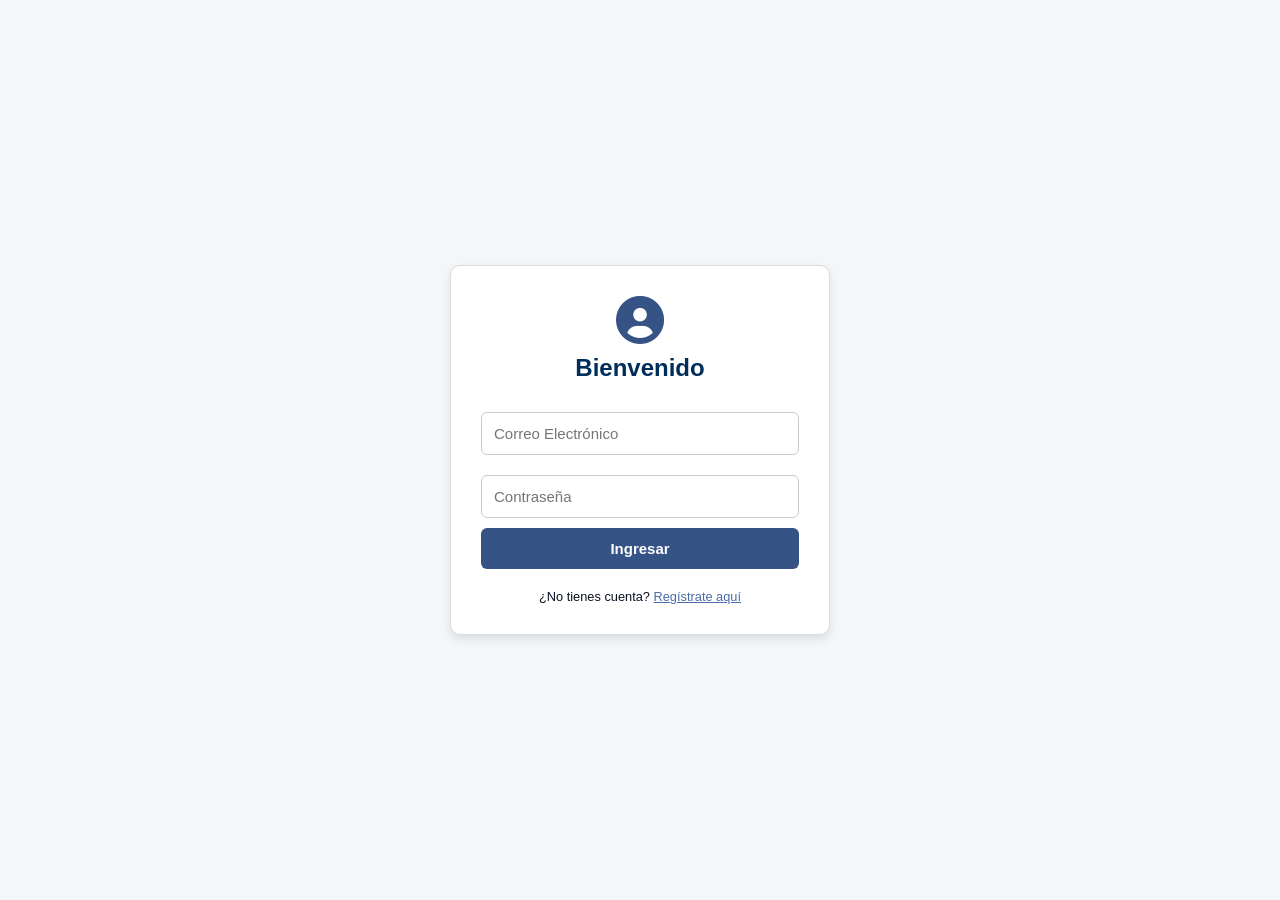
<file: admin/dashboard.html>
<!DOCTYPE html>
<html lang="es">
<head>
    <meta charset="UTF-8">
    <meta name="viewport" content="width=device-width, initial-scale=1.0">
    <title>IdeasSoft - Panel Administrativo</title>
    <link rel="stylesheet" href="https://cdnjs.cloudflare.com/ajax/libs/font-awesome/6.0.0/css/all.min.css">
    <link rel="stylesheet" href="/admin/css/admin.css">
</head>
<body>

<div class="dashboard-container">
    <aside class="sidebar">
        <div class="sidebar-header">
            <h2>IDEAS SOFT</h2>
            <span>Control Center</span>
        </div>

        <nav class="sidebar-menu">
            <ul>
                <li class="active"><a href="#section-dashboard" data-nav-target="section-dashboard"><i class="fas fa-house"></i> Dashboard</a></li>
                <li><a href="#section-productos" data-nav-target="section-productos"><i class="fas fa-box"></i> Productos</a></li>
                <li><a href="#section-clientes" data-nav-target="section-clientes"><i class="fas fa-users"></i> Clientes</a></li>
                <li><a href="#section-pagos" data-nav-target="section-pagos"><i class="fas fa-credit-card"></i> Pagos</a></li>
                <li><a href="#section-licencias" data-nav-target="section-licencias"><i class="fas fa-key"></i> Licencias</a></li>
                <li><a href="#section-reportes" data-nav-target="section-reportes"><i class="fas fa-chart-line"></i> Reportes</a></li>
                <li><a href="#section-soporte" data-nav-target="section-soporte"><i class="fas fa-headset"></i> Soporte</a></li>

                <li class="separator"></li>

                <li>
                    <a href="../index.html" class="view-site-link">
                        <i class="fas fa-external-link-alt"></i> Ver Sitio Web
                    </a>
                </li>

                <li><a href="#section-configuracion" data-nav-target="section-configuracion"><i class="fas fa-gear"></i> Configuración</a></li>
                <li><a href="javascript:void(0)" onclick="logout()" class="logout-link"><i class="fas fa-right-from-bracket"></i> Salir</a></li>
            </ul>
        </nav>
    </aside>

    <main class="main-content">
        <header class="main-header">
            <button class="menu-toggle" id="menuToggle" aria-label="Abrir menú">
                <i class="fas fa-bars"></i>
            </button>

            <div class="search-bar">
                <i class="fas fa-search"></i>
                <input type="text" id="global-search" placeholder="Buscar en pagos, clientes y tickets...">
            </div>

            <div class="admin-profile">
                <span id="admin-name">Administrador</span>
                <img src="/assets/img/user.jpg" alt="Avatar" height="35" width="35">
            </div>
        </header>

        <section class="content-body" id="dynamic-content">

            <div class="welcome-banner" id="section-dashboard">
                <h1>Resumen ejecutivo</h1>
                <p>Supervisa ventas, clientes y licencias en una sola vista operativa.</p>
            </div>

            <div class="stats-grid">
                <div class="stat-card" id="section-licencias">
                    <div class="stat-icon"><i class="fas fa-sack-dollar"></i></div>
                    <div class="stat-content">
                        <h3>Ventas hoy</h3>
                        <p id="kpi-sales-value">S/ 0</p>
                        <small id="kpi-sales-meta">Cargando...</small>
                    </div>
                </div>

                <div class="stat-card">
                    <div class="stat-icon"><i class="fas fa-user-plus"></i></div>
                    <div class="stat-content">
                        <h3>Nuevos clientes</h3>
                        <p id="kpi-clients-value">0</p>
                        <small id="kpi-clients-meta">Cargando...</small>
                    </div>
                </div>

                <div class="stat-card">
                    <div class="stat-icon"><i class="fas fa-key"></i></div>
                    <div class="stat-content">
                        <h3>Licencias activas</h3>
                        <p id="kpi-licenses-value">0</p>
                        <small id="kpi-licenses-meta">Cargando...</small>
                    </div>
                </div>

                <div class="stat-card">
                    <div class="stat-icon"><i class="fas fa-ticket"></i></div>
                    <div class="stat-content">
                        <h3>Tickets abiertos</h3>
                        <p id="kpi-payments-value">0</p>
                        <small id="kpi-payments-meta">Cargando...</small>
                    </div>
                </div>
            </div>

            <!-- resto del dashboard se mantiene igual -->

        </section>
    </main>
</div>

<script src="../js/auth.js"></script>
<script src="../js/admin-dashboard.js"></script>

<script>
const menuToggle = document.getElementById('menuToggle');
const sidebar = document.querySelector('.sidebar');

if (menuToggle && sidebar) {
    menuToggle.addEventListener('click', () => {
        sidebar.classList.toggle('open');
    });
}
</script>

</body>
</html>
</file>
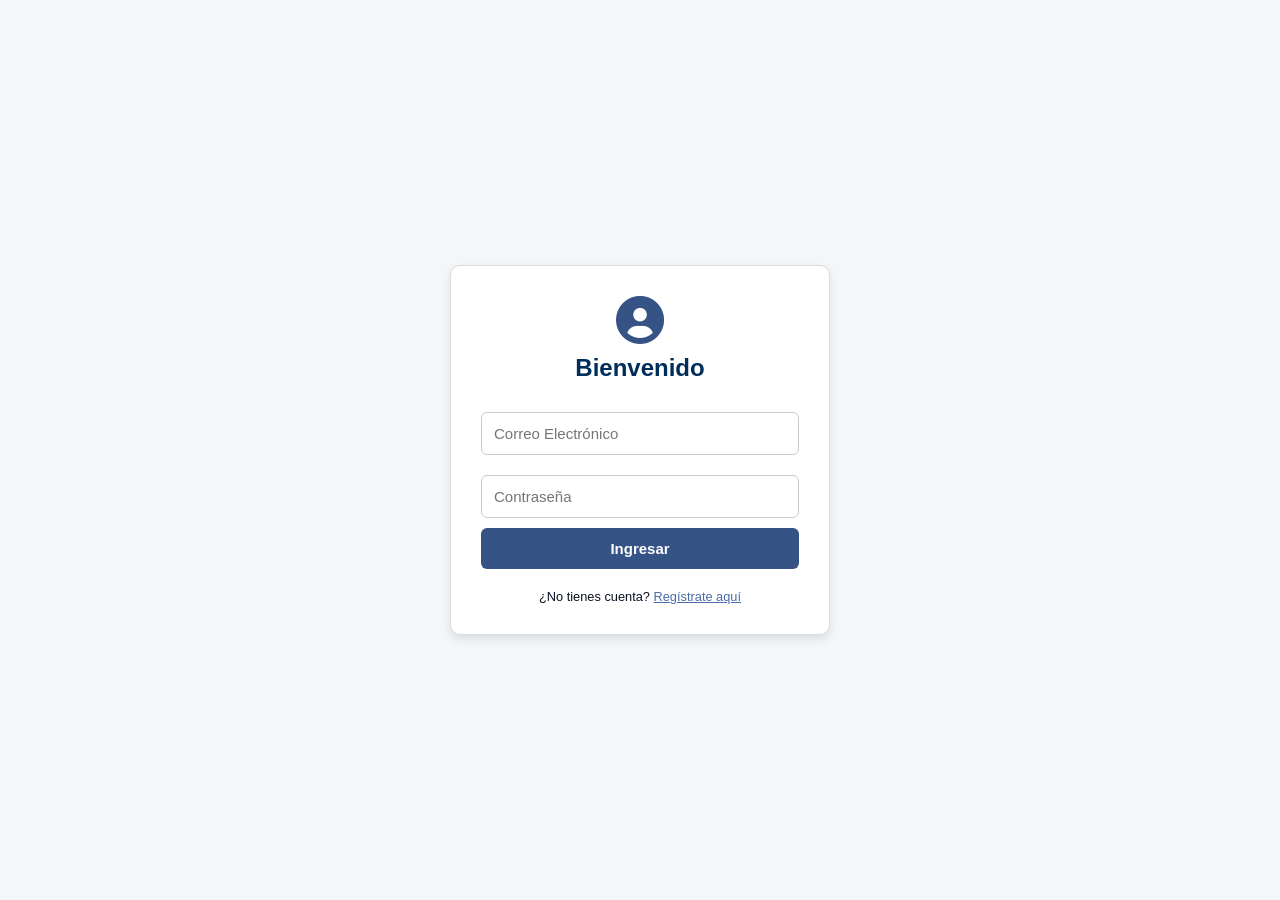
<file: components/login.html>
<!DOCTYPE html>
<html lang="es">
<head>
<meta charset="UTF-8">

<!-- IMPORTANTE PARA RESPONSIVE -->
<meta name="viewport" content="width=device-width, initial-scale=1.0">

<title>IdeasSoft - Iniciar Sesión</title>

<link rel="stylesheet" href="https://cdnjs.cloudflare.com/ajax/libs/font-awesome/6.0.0/css/all.min.css">
<link rel="stylesheet" href="../css/main.css">

<style>

body{
    background-color:#f4f7f9;
    margin:0;
    font-family:Arial, Helvetica, sans-serif;

    /* centra el login vertical y horizontal */
    display:flex;
    justify-content:center;
    align-items:center;
    min-height:100vh;
}

/* CONTENEDOR LOGIN */
.auth-container{
    width:100%;
    max-width:380px; /* tamaño normal en PC */
    padding:30px;
    border:1px solid #ddd;
    border-radius:10px;
    background:#fff;
    box-shadow:0 4px 10px rgba(0,0,0,0.1);
}

/* INPUTS */
.auth-form input{
    width:100%;
    padding:12px;
    margin:10px 0;
    border:1px solid #ccc;
    border-radius:6px;
    box-sizing:border-box;
    font-size:15px;
}

/* BOTON */
.btn-auth{
    width:100%;
    padding:12px;
    background:#365386;
    color:white;
    border:none;
    border-radius:6px;
    cursor:pointer;
    font-weight:bold;
    font-size:15px;
}

.btn-auth:disabled{
    background:#7a8ca5;
    cursor:not-allowed;
}

/* TABLET */
@media (max-width:768px){

.auth-container{
    max-width:420px;
}

}

/* CELULAR */
@media (max-width:480px){

.auth-container{
    max-width:none;
    width:92%;
    padding:25px;
}

.auth-form input{
    padding:14px;
    font-size:16px;
}

.btn-auth{
    padding:14px;
    font-size:16px;
}

}

</style>
</head>

<body>

<div class="auth-container">

<div style="text-align:center;margin-bottom:20px;">
<i class="fas fa-user-circle" style="font-size:3rem;color:#365386;"></i>
<h2 style="color:#002e5b;margin-top:10px;">Bienvenido</h2>
</div>

<form class="auth-form" id="loginForm">

<input type="email" id="email" placeholder="Correo Electrónico" required>

<input type="password" id="password" placeholder="Contraseña" required>

<button type="submit" class="btn-auth">
Ingresar
</button>

</form>

<p style="text-align:center;font-size:0.8rem;margin-top:20px;">
¿No tienes cuenta?
<a href="registro.html" style="color:#4a6da7;">Regístrate aquí</a>
</p>

</div>

<script src="../js/auth.js"></script>

</body>
</html>
</file>
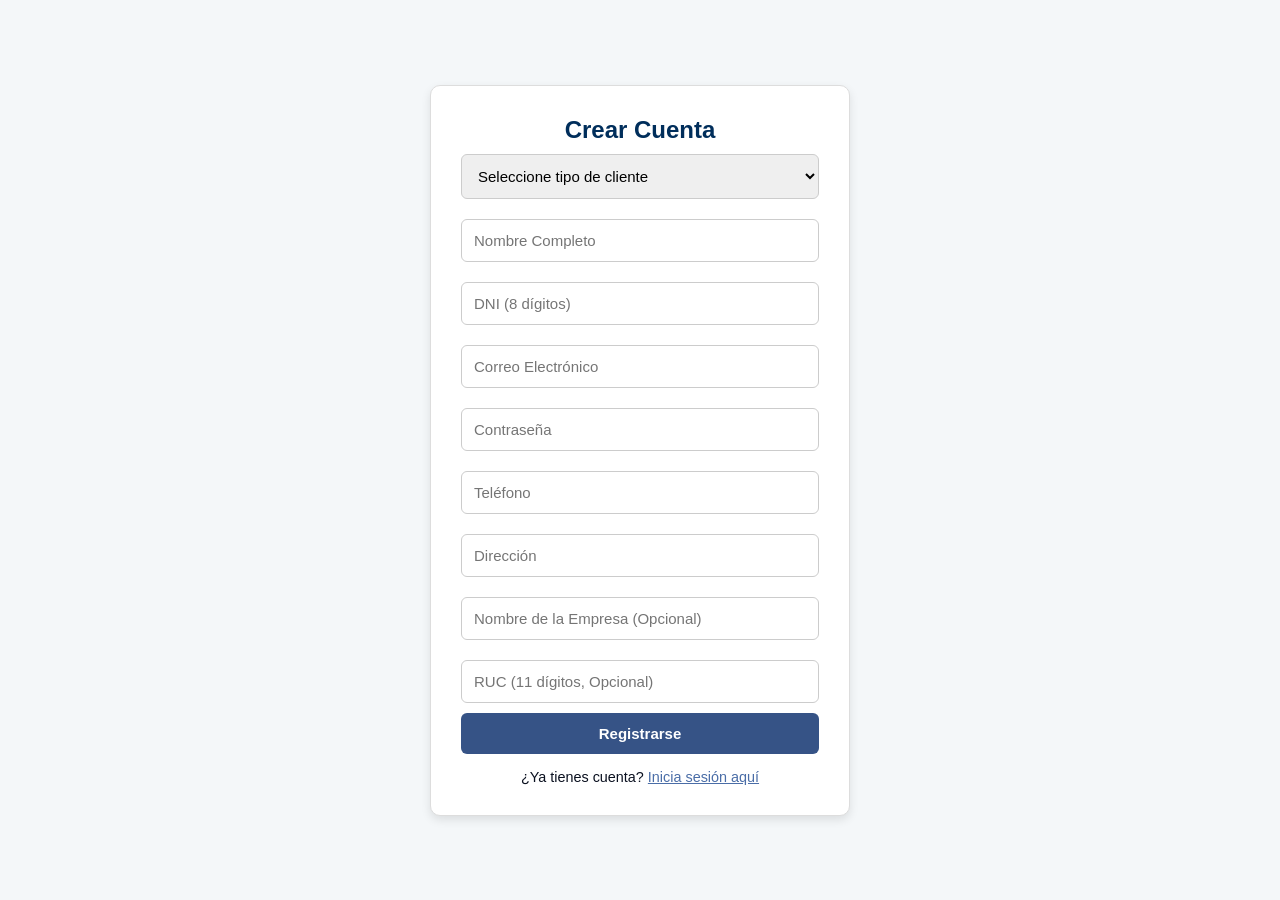
<file: components/registro.html>
<!DOCTYPE html>
<html lang="es">
<head>
<meta charset="UTF-8">

<!-- IMPORTANTE -->
<meta name="viewport" content="width=device-width, initial-scale=1.0">

<title>IdeasSoft - Crear Cuenta</title>

<link rel="stylesheet" href="https://cdnjs.cloudflare.com/ajax/libs/font-awesome/6.0.0/css/all.min.css">
<link rel="stylesheet" href="../css/main.css">

<style>

body{
    margin:0;
    background-color:#f4f7f9;
    font-family:Arial, Helvetica, sans-serif;

    display:flex;
    justify-content:center;
    align-items:center;
    min-height:100vh;
}

/* CONTENEDOR */
.auth-container{
    width:100%;
    max-width:420px;
    padding:30px;
    border:1px solid #ddd;
    border-radius:10px;
    background:#fff;
    box-shadow:0 4px 10px rgba(0,0,0,0.1);
}

/* INPUTS */
.auth-form input,
.auth-form select{
    width:100%;
    padding:12px;
    margin:10px 0;
    border:1px solid #ccc;
    border-radius:6px;
    box-sizing:border-box;
    font-size:15px;
}

/* BOTON */
.btn-auth{
    width:100%;
    padding:12px;
    background:#365386;
    color:white;
    border:none;
    border-radius:6px;
    cursor:pointer;
    font-weight:bold;
    font-size:15px;
}

.btn-auth:hover{
    background:#4a6da7;
}

.btn-auth:disabled{
    background:#7a8ca5;
    cursor:not-allowed;
}

/* TABLET */
@media (max-width:768px){

.auth-container{
    max-width:450px;
}

}

/* CELULAR */
@media (max-width:480px){

.auth-container{
    max-width:none;
    width:92%;
    padding:25px;
}

.auth-form input,
.auth-form select{
    padding:14px;
    font-size:16px;
}

.btn-auth{
    padding:14px;
    font-size:16px;
}

}

</style>
</head>

<body>

<div class="auth-container">

<h2 style="text-align:center;color:#002e5b;">Crear Cuenta</h2>

<form class="auth-form" id="registroForm">

<select id="tipo_cliente" required>
<option value="" disabled selected>Seleccione tipo de cliente</option>
<option value="persona_natural">Persona Natural</option>
<option value="empresa">Persona Jurídica (Empresa)</option>
</select>

<input type="text" id="nombre_completo" placeholder="Nombre Completo" required>

<input type="text" id="dni" placeholder="DNI (8 dígitos)" required maxlength="8" pattern="[0-9]{8}">

<input type="email" id="reg_email" placeholder="Correo Electrónico" required>

<input type="password" id="reg_password" placeholder="Contraseña" required minlength="6">

<input type="text" id="telefono" placeholder="Teléfono" required>

<input type="text" id="direccion" placeholder="Dirección" required>

<input type="text" id="nombre_empresa" placeholder="Nombre de la Empresa (Opcional)">

<input type="text" id="ruc" placeholder="RUC (11 dígitos, Opcional)" maxlength="11" pattern="[0-9]{11}">

<button type="submit" class="btn-auth">
Registrarse
</button>

</form>

<p style="text-align:center;font-size:0.9rem;margin-top:15px;">
¿Ya tienes cuenta?
<a href="login.html" style="color:#4a6da7;">Inicia sesión aquí</a>
</p>

</div>

<script src="../js/auth.js"></script>

</body>
</html>
</file>
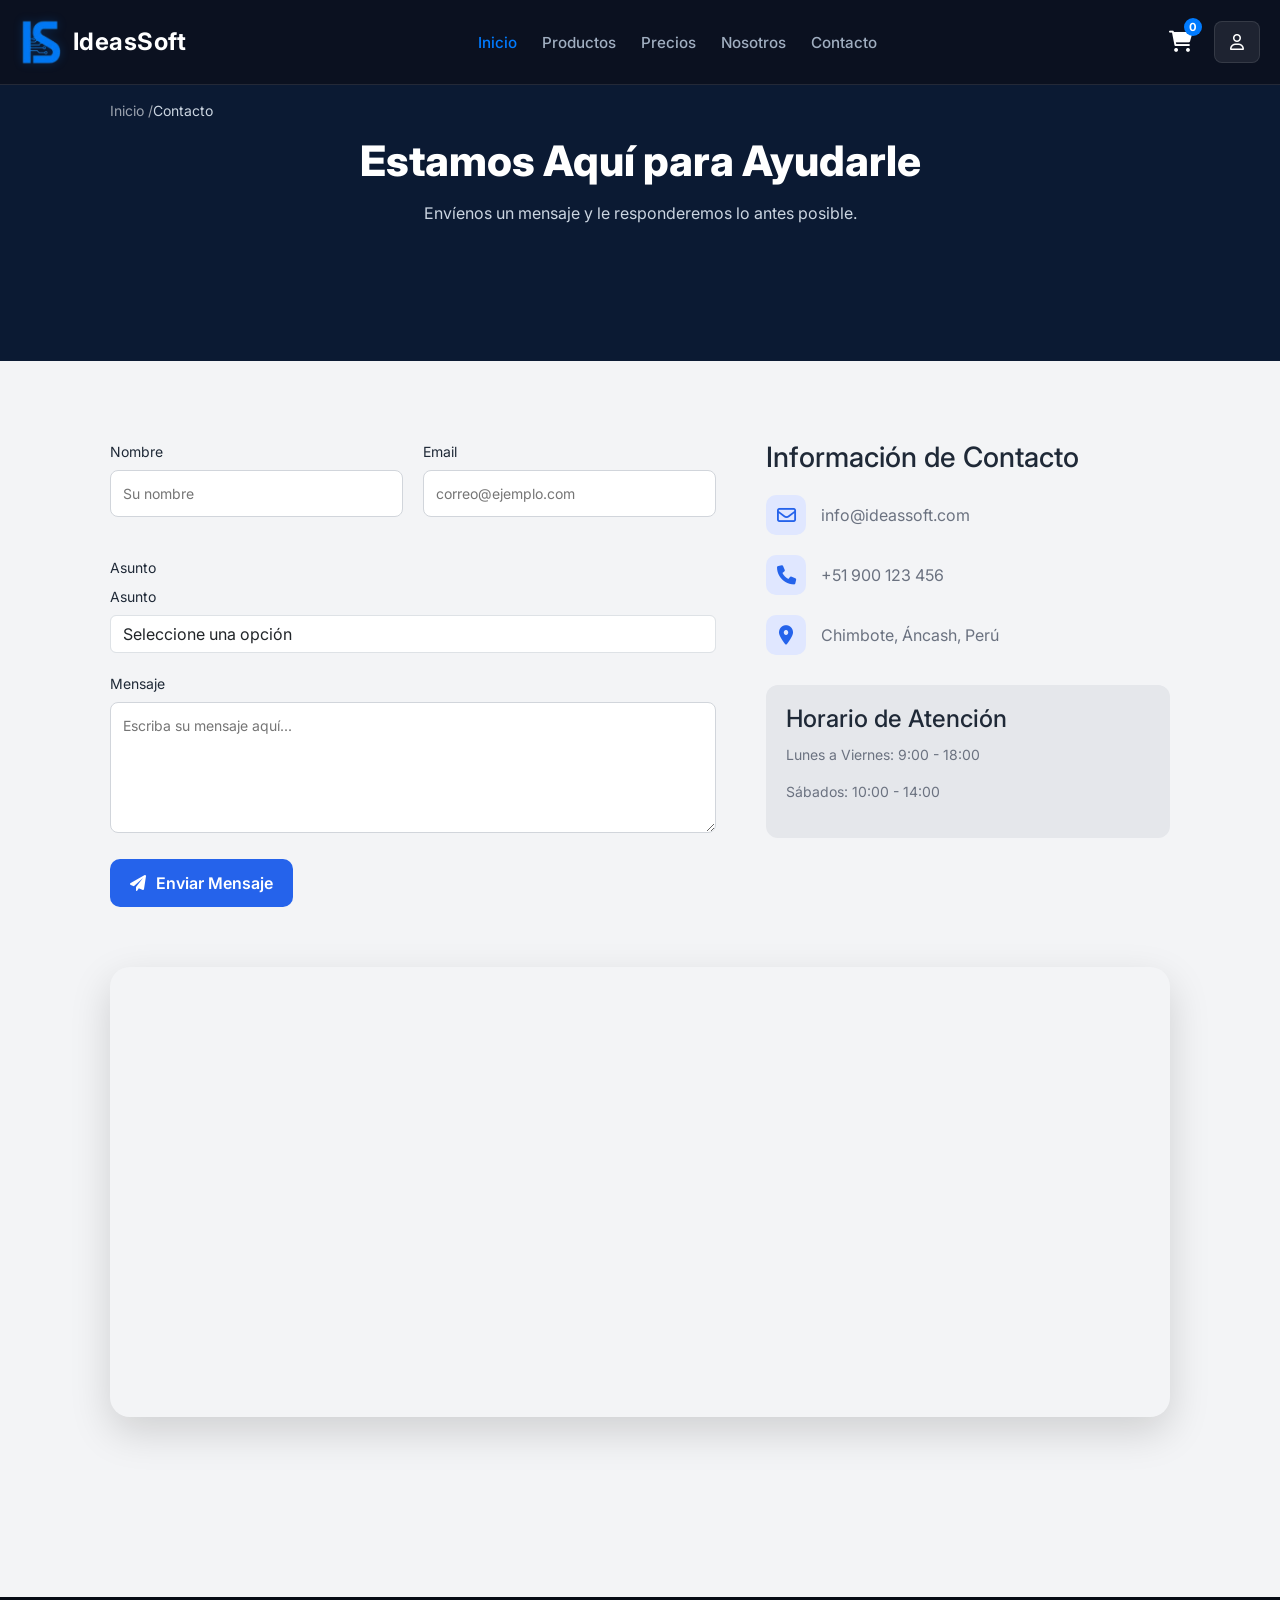
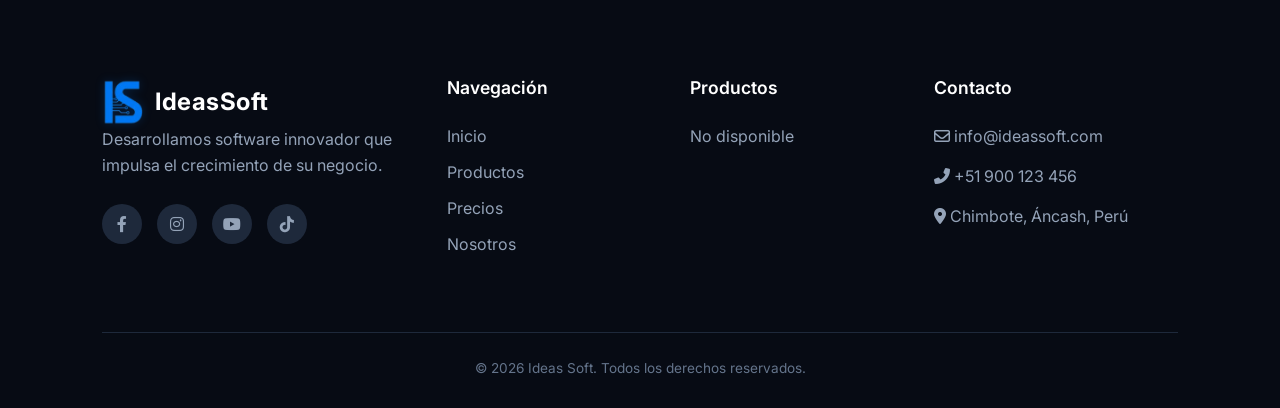
<file: sub/contacto.html>
<!DOCTYPE html>
<html lang="es">

<head>
    <meta charset="UTF-8">
    <meta name="viewport" content="width=device-width, initial-scale=1.0">
    <title>IdeasSoft - Precios</title>
    <link rel="stylesheet" href="https://cdnjs.cloudflare.com/ajax/libs/font-awesome/6.0.0/css/all.min.css">
    <link href="https://fonts.googleapis.com/css2?family=Inter:wght@400;500;600;700;800&display=swap" rel="stylesheet">
    <link href="https://cdn.jsdelivr.net/npm/bootstrap@5.3.0/dist/css/bootstrap.min.css" rel="stylesheet">

    <link rel="stylesheet" href="../css/main.css">
    <link rel="stylesheet" href="../css/navbar.css">
    <link rel="stylesheet" href="../css/footer.css">
    <link rel="stylesheet" href="../css/contacto.css">
</head>

<body>

    <div id="navbar"></div>

    <main>
        <!-- HERO -->
        <section class="contact-hero">
            <div class="container">
                <p class="breadcrumb">Inicio / <span>Contacto</span></p>
                <h1>Estamos Aquí para Ayudarle</h1>
                <p class="hero-text">
                    Envíenos un mensaje y le responderemos lo antes posible.
                </p>
            </div>
        </section>

        <!-- CONTACT SECTION -->
        <section class="contact-section">
            <div class="container contact-grid">

                <!-- FORM -->
                <div class="contact-form">
                    <form id="contactTicketForm">
                        <div class="form-row">
                            <div class="form-group">
                                <label>Nombre</label>
                                <input type="text" id="ticket_nombre" placeholder="Su nombre" required>
                            </div>

                            <div class="form-group">
                                <label>Email</label>
                                <input type="email" id="ticket_email" placeholder="correo@ejemplo.com" required>
                            </div>
                        </div>

                        <div class="form-group">
                            <label>Asunto</label>
                            <div class="form-group">
                                <label for="ticket_asunto">Asunto</label>
                                <select id="ticket_asunto" required class="form-control">
                                    <option value="" disabled selected>Seleccione una opción</option>
                                    <option value="Soporte Técnico">Soporte Técnico</option>
                                    <option value="Ventas / Presupuestos">Ventas / Presupuestos</option>
                                    <option value="Facturación">Facturación</option>
                                    <option value="Reclamos">Reclamos</option>
                                    <option value="Otros">Otros</option>
                                </select>
                            </div>
                        </div>

                        <div class="form-group">
                            <label>Mensaje</label>
                            <textarea id="ticket_mensaje" rows="5" placeholder="Escriba su mensaje aquí..."
                                required></textarea>
                        </div>

                        <button type="submit" class="btn-submit">
                            <i class="fa-solid fa-paper-plane"></i>
                            Enviar Mensaje
                        </button>
                    </form>
                </div>

                <!-- INFO -->
                <div class="contact-info">

                    <h3>Información de Contacto</h3>

                    <div class="info-item">
                        <div class="info-icon">
                            <i class="fa-regular fa-envelope"></i>
                        </div>
                        <span>info@ideassoft.com</span>
                    </div>

                    <div class="info-item">
                        <div class="info-icon">
                            <i class="fa-solid fa-phone"></i>
                        </div>
                        <span>+51 900 123 456</span>
                    </div>

                    <div class="info-item">
                        <div class="info-icon">
                            <i class="fa-solid fa-location-dot"></i>
                        </div>
                        <span>Chimbote, Áncash, Perú</span>
                    </div>

                    <div class="schedule-box">
                        <h4>Horario de Atención</h4>
                        <p>Lunes a Viernes: 9:00 - 18:00</p>
                        <p>Sábados: 10:00 - 14:00</p>
                    </div>

                </div>

            </div>
            <section class="map-section">
                <div class="container">

                    <div class="map-wrapper">
                        <iframe src="https://www.google.com/maps?q=Chimbote,+Perú&output=embed" allowfullscreen=""
                            loading="lazy">
                        </iframe>
                    </div>

                </div>
            </section>
        </section>
    </main>

<div id="footer"></div>

    <script src="../js/auth.js"></script>
    <script src="../js/navbar.js"></script> <script src="../js/main.js"></script>
    <script src="https://cdn.jsdelivr.net/npm/bootstrap@5.3.0/dist/js/bootstrap.bundle.min.js"></script>
<script>
    // 1. Función para cargar componentes (Navbar y Footer)
    async function cargarComponentes() {
        try {
            const resNavbar = await fetch('../components/navbar.html');
            const dataNavbar = await resNavbar.text();
            document.getElementById('navbar').innerHTML = dataNavbar;

            // ✅ ACTUALIZAR ESTADO DE LOGIN (Cargar nombre/email en navbar)
            if (typeof window.actualizarNavbar === 'function') {
                window.actualizarNavbar();
            }

            // Inicializar hamburguesa
            if (typeof window.initHeader === 'function') {
                window.initHeader();
            }

            const resFooter = await fetch('../components/footer.html');
            const dataFooter = await resFooter.text();
            document.getElementById('footer').innerHTML = dataFooter;
            if (typeof cargarProductosFooter === "function") {
                cargarProductosFooter();
            }

            // Opcional: Autocompletar el email en el formulario si está logueado
            const savedEmail = localStorage.getItem('user_email');
            if (savedEmail && document.getElementById('ticket_email')) {
                document.getElementById('ticket_email').value = savedEmail;
            }

        } catch (error) {
            console.error("Error cargando componentes en Contacto:", error);
        }
    }

    document.addEventListener('DOMContentLoaded', () => {
        // Ejecutar carga de componentes
        cargarComponentes();

        const form = document.querySelector('#contactTicketForm');
        const selectAsunto = document.getElementById('ticket_asunto');
        
        if (!form) return;

        // Lógica para capturar asunto desde la URL
        const urlParams = new URLSearchParams(window.location.search);
        const asuntoDesdeUrl = urlParams.get('asunto');
        if (asuntoDesdeUrl && selectAsunto) {
            selectAsunto.value = asuntoDesdeUrl;
        }

        // Preparar contenedor de resultados
        const btnSubmit = form.querySelector('.btn-submit');
        const resultado = document.createElement('div');
        resultado.id = 'form-resultado';
        resultado.className = 'mt-3 p-3 rounded text-center';
        resultado.style.display = 'none';
        form.appendChild(resultado);

        // Evento de envío del formulario
        form.addEventListener('submit', async (e) => {
            e.preventDefault();

            resultado.style.display = 'none';
            btnSubmit.disabled = true;
            btnSubmit.innerHTML = '<i class="fa-solid fa-circle-notch fa-spin"></i> Enviando...';

            const nombre = document.getElementById('ticket_nombre').value.trim();
            const email = document.getElementById('ticket_email').value.trim();
            const asuntoInput = selectAsunto.value;
            const mensajeInput = document.getElementById('ticket_mensaje').value.trim();

            if (!nombre || !email || !asuntoInput || !mensajeInput) {
                mostrarNotificacion('Por favor, completa todos los campos.', 'error');
                resetearBoton();
                return;
            }

            const API_BASE = 'https://ideas-soft-backend.onrender.com';
            const params = new URLSearchParams({
                asunto: asuntoInput,
                mensaje: `De: ${nombre} (${email})\n\nMensaje:\n${mensajeInput}`
            });

            const url = `${API_BASE}/soporte/tickets?${params.toString()}`;

            try {
                const token = localStorage.getItem('token');
                
                // Si no hay token, avisamos que debe loguearse para soporte oficial
                if (!token) {
                    throw new Error("Debes iniciar sesión para enviar una solicitud de soporte.");
                }

                const response = await fetch(url, {
                    method: 'POST',
                    headers: {
                        'Accept': 'application/json',
                        'Authorization': `Bearer ${token}`
                    }
                });

                const data = await response.json();

                if (response.ok) {
                    mostrarNotificacion('¡Ticket enviado con éxito! Nos contactaremos pronto.', 'success');
                    form.reset();
                    // Volver a poner el email si sigue logueado
                    if(localStorage.getItem('user_email')) {
                        document.getElementById('ticket_email').value = localStorage.getItem('user_email');
                    }
                } else {
                    const errorDetail = data.detail || 'Error al procesar el ticket.';
                    throw new Error(errorDetail);
                }

            } catch (err) {
                mostrarNotificacion(err.message, 'error');
            } finally {
                resetearBoton();
            }
        });

        function mostrarNotificacion(texto, tipo) {
            resultado.textContent = texto;
            resultado.style.display = 'block';
            resultado.style.backgroundColor = (tipo === 'success') ? '#d1e7dd' : '#f8d7da';
            resultado.style.color = (tipo === 'success') ? '#0f5132' : '#842029';
        }

        function resetearBoton() {
            btnSubmit.disabled = false;
            btnSubmit.innerHTML = '<i class="fa-solid fa-paper-plane"></i> Enviar Mensaje';
        }
    });
</script>
</body>

</html>
</file>
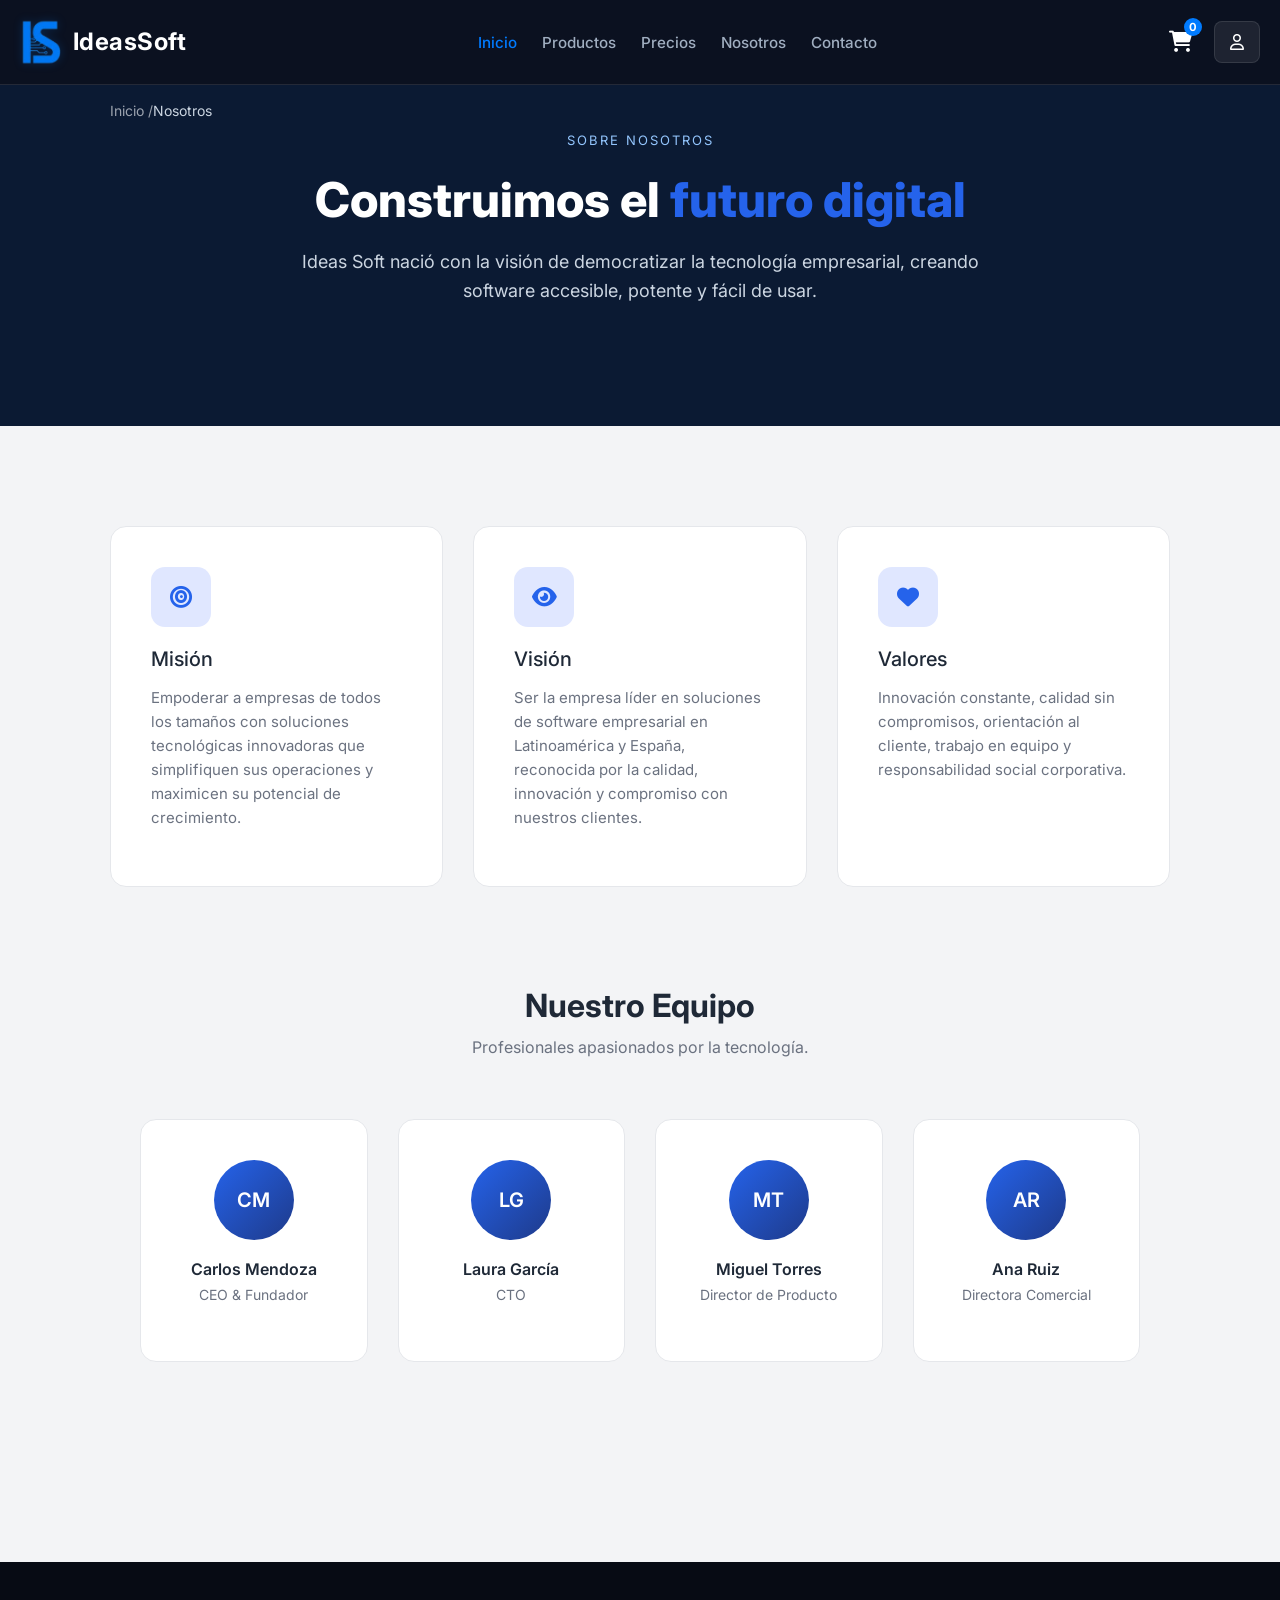
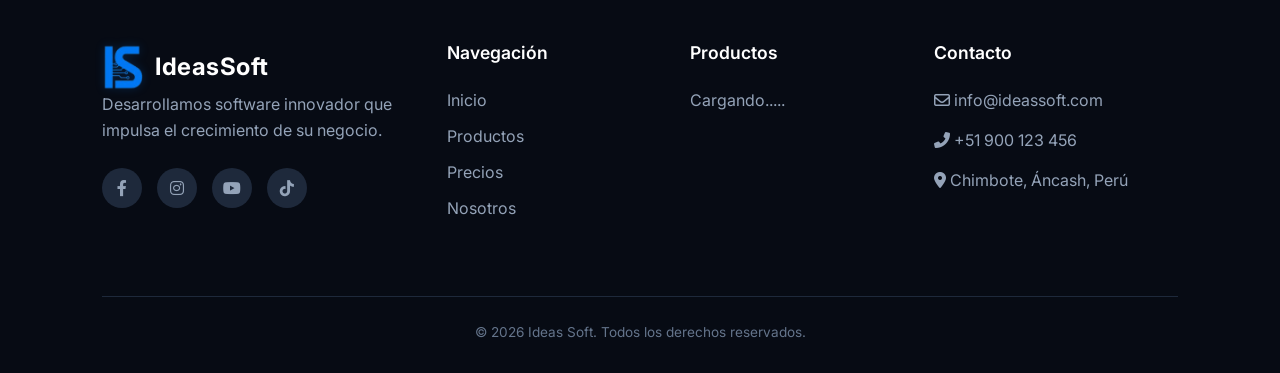
<file: sub/nosotros.html>
<!DOCTYPE html>
<html lang="es">
<head>
    <meta charset="UTF-8">
    <meta name="viewport" content="width=device-width, initial-scale=1.0">
    <title>IdeasSoft - Precios</title>
    <link rel="stylesheet" href="https://cdnjs.cloudflare.com/ajax/libs/font-awesome/6.0.0/css/all.min.css">
    <link href="https://fonts.googleapis.com/css2?family=Inter:wght@400;500;600;700;800&display=swap" rel="stylesheet">
     <link href="https://cdn.jsdelivr.net/npm/bootstrap@5.3.0/dist/css/bootstrap.min.css" rel="stylesheet">
    
    <link rel="stylesheet" href="../css/main.css">
    <link rel="stylesheet" href="../css/navbar.css">
    <link rel="stylesheet" href="../css/footer.css">
    <link rel="stylesheet" href="../css/nosotros.css">
</head>
<body>
    
    <div id="navbar"></div>

    <main>
    <!-- HERO -->
    <section class="about-hero">
        <div class="container">
            <p class="breadcrumb">Inicio / <span>Nosotros</span></p>
            <p class="section-label">SOBRE NOSOTROS</p>

            <h1>
                Construimos el <span class="highlight">futuro digital</span>
            </h1>

            <p class="hero-text">
                Ideas Soft nació con la visión de democratizar la tecnología empresarial,
                creando software accesible, potente y fácil de usar.
            </p>
        </div>
    </section>

    <!-- CONTENT -->
    <section class="about-content">
        <div class="container cards">

            <div class="about-card">
                <div class="icon-box">
                    <i class="fa-solid fa-bullseye"></i>
                </div>
                <h3>Misión</h3>
                <p>
                    Empoderar a empresas de todos los tamaños con soluciones tecnológicas innovadoras
                    que simplifiquen sus operaciones y maximicen su potencial de crecimiento.
                </p>
            </div>

            <div class="about-card">
                <div class="icon-box">
                    <i class="fa-solid fa-eye"></i>
                </div>
                <h3>Visión</h3>
                <p>
                    Ser la empresa líder en soluciones de software empresarial en Latinoamérica y España,
                    reconocida por la calidad, innovación y compromiso con nuestros clientes.
                </p>
            </div>

            <div class="about-card">
                <div class="icon-box">
                    <i class="fa-solid fa-heart"></i>
                </div>
                <h3>Valores</h3>
                <p>
                    Innovación constante, calidad sin compromisos, orientación al cliente,
                    trabajo en equipo y responsabilidad social corporativa.
                </p>
            </div>

        </div>
        <section class="team-section">
    <div class="container">

        <h2 class="team-title">Nuestro Equipo</h2>
        <p class="team-subtitle">
            Profesionales apasionados por la tecnología.
        </p>

        <div class="team-grid">

            <div class="team-card">
                <div class="avatar">CM</div>
                <h4>Carlos Mendoza</h4>
                <p>CEO & Fundador</p>
            </div>

            <div class="team-card">
                <div class="avatar">LG</div>
                <h4>Laura García</h4>
                <p>CTO</p>
            </div>

            <div class="team-card">
                <div class="avatar">MT</div>
                <h4>Miguel Torres</h4>
                <p>Director de Producto</p>
            </div>

            <div class="team-card">
                <div class="avatar">AR</div>
                <h4>Ana Ruiz</h4>
                <p>Directora Comercial</p>
            </div>

        </div>

    </div>
</section>
    </section>
    </main>

    <div id="footer"></div>

    <script src="https://cdn.jsdelivr.net/npm/bootstrap@5.3.0/dist/js/bootstrap.bundle.min.js"></script>
    
    
    <script src="../js/navbar.js"></script> 
    
    <script src="../js/auth.js"></script> 
    <script src="../js/main.js"></script>

    
<script>
  async function cargarComponentes() {
    try {
        // 1. Cargar Navbar
        const resNavbar = await fetch('../components/navbar.html');
        const dataNavbar = await resNavbar.text();
        document.getElementById('navbar').innerHTML = dataNavbar;

        // --- ESTO ES LO QUE HACE QUE APAREZCA EL USUARIO ---
        // Una vez que el HTML del navbar ya está en la página,
        // llamamos a la función que ya tienes en tzu auth.js
        if (typeof window.actualizarNavbar === 'function') {
            window.actualizarNavbar();
        }
        // ---------------------------------------------------

        // ACTIVAR HAMBURGUESA
        if (typeof window.initHeader === 'function') {
            window.initHeader();
        }

        // 2. Cargar Footer
        const resFooter = await fetch('../components/footer.html');
        const dataFooter = await resFooter.text();
        document.getElementById('footer').innerHTML = dataFooter;

        if (typeof cargarProductosFooter === "function") {
            cargarProductosFooter();
        }

    } catch (error) {
        console.error("Error cargando componentes en Nosotros:", error);
    }
}
document.addEventListener("DOMContentLoaded", cargarComponentes);

</script>
</body>
</html>

</body>
</html>
</file>
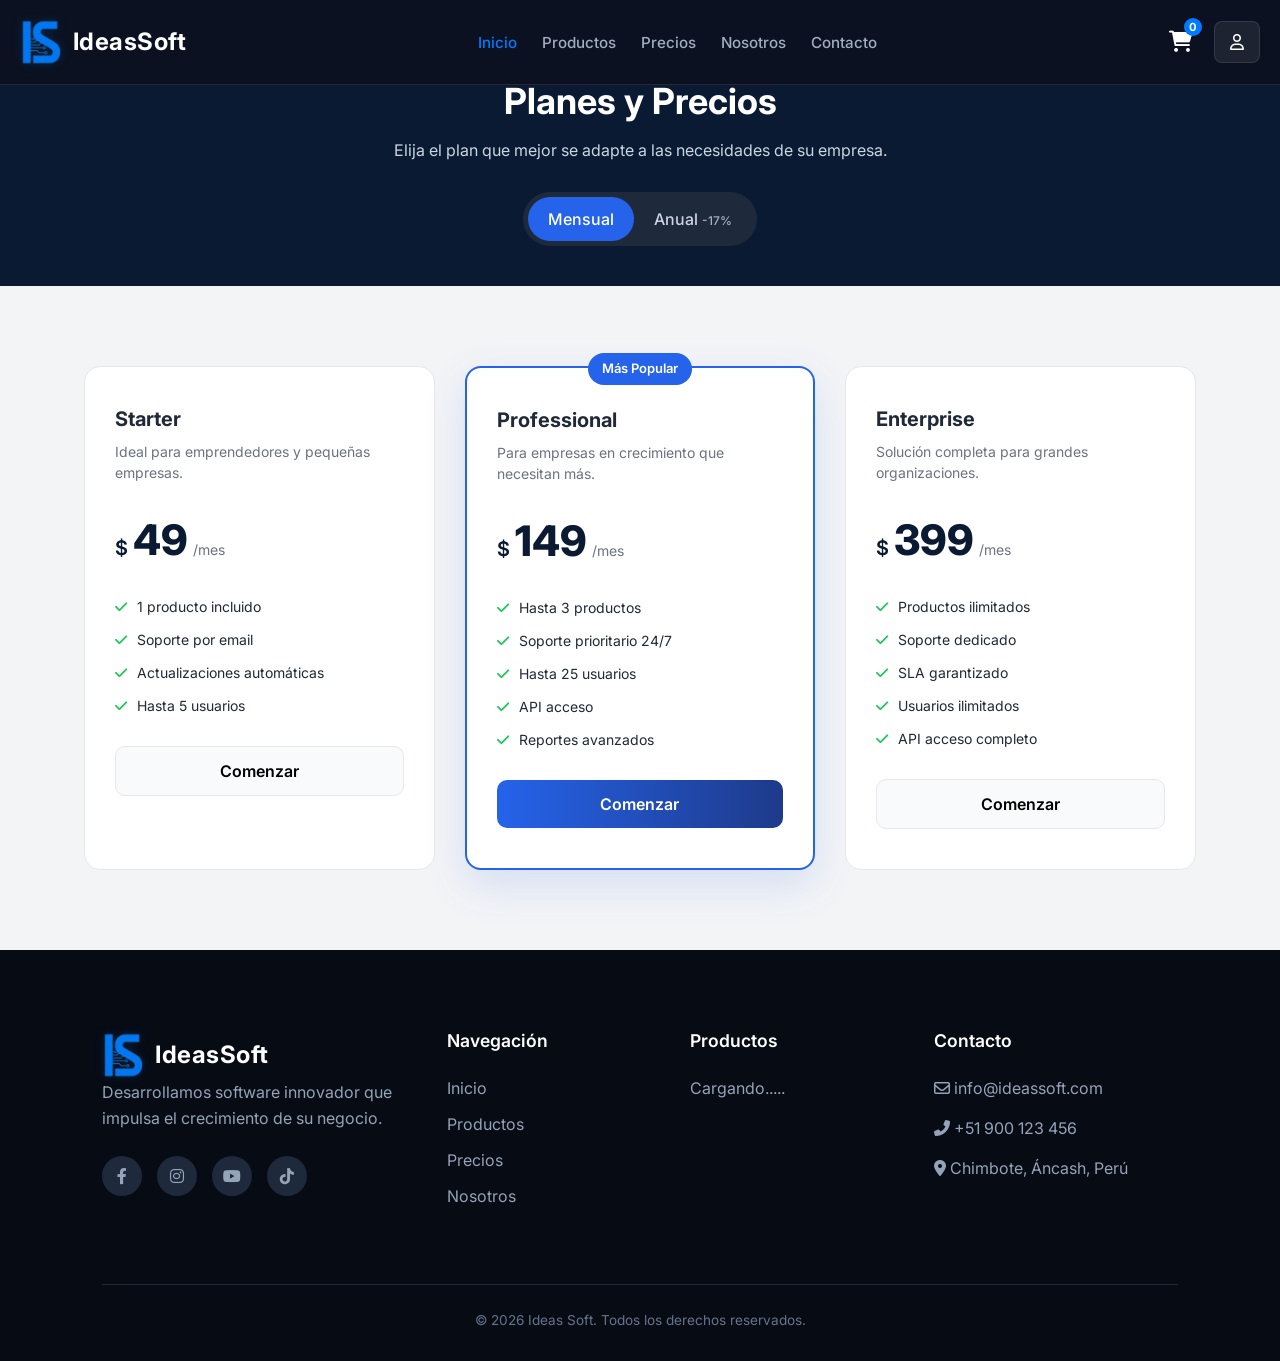
<file: sub/precio.html>
<!DOCTYPE html>
<html lang="es">
<head>
    <meta charset="UTF-8">
    <meta name="viewport" content="width=device-width, initial-scale=1.0">
    <title>IdeasSoft - Precios</title>
    <link rel="stylesheet" href="https://cdnjs.cloudflare.com/ajax/libs/font-awesome/6.0.0/css/all.min.css">
    <link href="https://fonts.googleapis.com/css2?family=Inter:wght@400;500;600;700;800&display=swap" rel="stylesheet">
     <link href="https://cdn.jsdelivr.net/npm/bootstrap@5.3.0/dist/css/bootstrap.min.css" rel="stylesheet">
    
    <link rel="stylesheet" href="../css/main.css">
    <link rel="stylesheet" href="../css/navbar.css">
    <link rel="stylesheet" href="../css/footer.css">
    <link rel="stylesheet" href="../css/precio.css">
</head>
<body>
    
    <div id="navbar"></div>

    <main>
        <section class="pricing-section-dark">
            <div class="container">
                <div class="pricing-header-centered">
                    <h2>Planes y Precios</h2>
                    <p>Elija el plan que mejor se adapte a las necesidades de su empresa.</p>
                    
                    <div class="billing-switcher">
                        <button class="switcher-btn active" id="monthlyBtn">
                            Mensual
                        </button>
                        <button class="switcher-btn" id="annualBtn">
                            Anual <span class="discount">-17%</span>
                        </button>
                    </div>
                </div>
            </div>
        </section>
        <section class="pricing-section-light">
          
            <div class="container">
                <div class="pricing-grid">
                    <div class="pricing-card">
                        <h3 class="plan-name">Starter</h3>
                        <p class="plan-subtitle">Ideal para emprendedores y pequeñas empresas.</p>
                        <div class="price-box">
                            <span class="currency">$</span>
                            <span class="amount" data-monthly="49">49</span>
                            <span class="period">/mes</span>
                        </div>
                        <ul class="features-list">
                            <li><i class="fas fa-check"></i> 1 producto incluido</li>
                            <li><i class="fas fa-check"></i> Soporte por email</li>
                            <li><i class="fas fa-check"></i> Actualizaciones automáticas</li>
                            <li><i class="fas fa-check"></i> Hasta 5 usuarios</li>
                        </ul>
                        <button class="btn-get-started">Comenzar</button>
                    </div>

                    <div class="pricing-card featured">
                        <div class="most-popular-badge">Más Popular</div>
                        <h3 class="plan-name">Professional</h3>
                        <p class="plan-subtitle">Para empresas en crecimiento que necesitan más.</p>
                        <div class="price-box">
                            <span class="currency">$</span>
                            <span class="amount" data-monthly="149">149</span>
                            <span class="period">/mes</span>
                        </div>
                        <ul class="features-list">
                            <li><i class="fas fa-check"></i> Hasta 3 productos</li>
                            <li><i class="fas fa-check"></i> Soporte prioritario 24/7</li>
                            <li><i class="fas fa-check"></i> Hasta 25 usuarios</li>
                            <li><i class="fas fa-check"></i> API acceso</li>
                            <li><i class="fas fa-check"></i> Reportes avanzados</li>
                        </ul>
                        <button class="btn-get-started primary">Comenzar</button>
                    </div>

                    <div class="pricing-card">
                        <h3 class="plan-name">Enterprise</h3>
                        <p class="plan-subtitle">Solución completa para grandes organizaciones.</p>
                        <div class="price-box">
                            <span class="currency">$</span>
                            <span class="amount" data-monthly="399">399</span>
                            <span class="period">/mes</span>
                        </div>
                        <ul class="features-list">
                            <li><i class="fas fa-check"></i> Productos ilimitados</li>
                            <li><i class="fas fa-check"></i> Soporte dedicado</li>
                            <li><i class="fas fa-check"></i> SLA garantizado</li>
                            <li><i class="fas fa-check"></i> Usuarios ilimitados</li>
                            <li><i class="fas fa-check"></i> API acceso completo</li>
                        </ul>
                        <button class="btn-get-started">Comenzar</button>
                    </div>
                </div>
            </div>
        </section>
    </main>

    <div id="footer"></div>

    <script src="https://cdn.jsdelivr.net/npm/bootstrap@5.3.0/dist/js/bootstrap.bundle.min.js"></script>
    <script src="../js/navbar.js"></script> <script src="../js/auth.js"></script> 
    <script src="../js/main.js"></script>

    <script>
    // 1. FUNCIÓN PARA CARGAR NAVBAR Y FOOTER
    async function cargarComponentes() {
        try {
            // Cargar Navbar
            const resNavbar = await fetch('../components/navbar.html');
            const dataNavbar = await resNavbar.text();
            document.getElementById('navbar').innerHTML = dataNavbar;

            // ✅ ACTUALIZAR ESTADO DE LOGIN (Muestra el email si está logueado)
            if (typeof window.actualizarNavbar === 'function') {
                window.actualizarNavbar();
            }

            // Inicializar la hamburguesa (navbar.js)
            if (typeof window.initHeader === 'function') {
                window.initHeader();
            }

            // Cargar Footer
            const resFooter = await fetch('../components/footer.html');
            const dataFooter = await resFooter.text();
            document.getElementById('footer').innerHTML = dataFooter;
            if (typeof cargarProductosFooter === "function") {
                cargarProductosFooter();
            }

        } catch (error) {
            console.error("Error cargando componentes en Precios:", error);
        }
    }

    // 2. LÓGICA DE PRECIOS Y INICIALIZACIÓN
    document.addEventListener("DOMContentLoaded", function () {
        // Ejecutamos la carga de componentes inmediatamente
        cargarComponentes();

        const monthlyBtn = document.getElementById("monthlyBtn");
        const annualBtn = document.getElementById("annualBtn");
        const prices = document.querySelectorAll(".amount");
        const periods = document.querySelectorAll(".period");

        // Función para animar el cambio de precio suavemente
        function animatePrice(element, end, duration = 300) {
            const start = parseInt(element.textContent) || 0;
            let startTime = null;

            function animation(currentTime) {
                if (!startTime) startTime = currentTime;
                const progress = currentTime - startTime;
                const percentage = Math.min(progress / duration, 1);
                const value = Math.floor(start + (end - start) * percentage);
                element.textContent = value;
                if (percentage < 1) requestAnimationFrame(animation);
            }
            requestAnimationFrame(animation);
        }

        // Evento Mensual
        monthlyBtn.addEventListener("click", () => {
            monthlyBtn.classList.add("active");
            annualBtn.classList.remove("active");
            prices.forEach(price => {
                const monthlyPrice = Number(price.dataset.monthly);
                animatePrice(price, monthlyPrice);
            });
            periods.forEach(period => { period.textContent = "/mes"; });
        });

        // Evento Anual
        annualBtn.addEventListener("click", () => {
            annualBtn.classList.add("active");
            monthlyBtn.classList.remove("active");
            prices.forEach(price => {
                const monthlyPrice = Number(price.dataset.monthly);
                const discounted = Math.floor(monthlyPrice * 0.83); // Aplica el 17% de descuento
                animatePrice(price, discounted);
            });
            periods.forEach(period => { period.textContent = "/mes (facturado anual)"; });
        });
    });
</script>
    
</body>
</html>
</file>
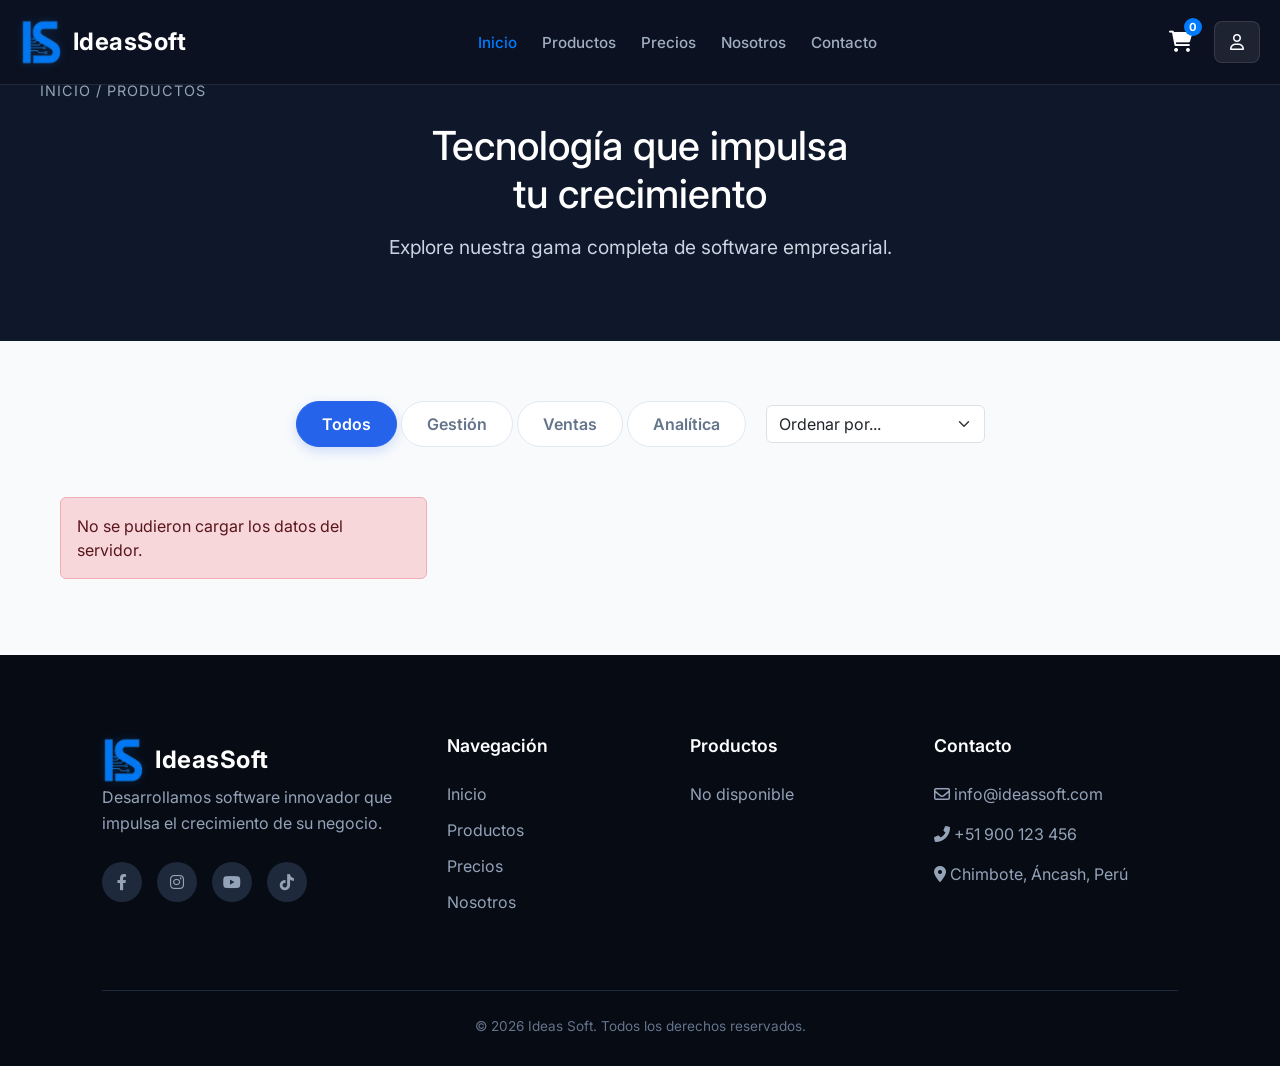
<file: sub/productos.html>
<!DOCTYPE html>
<html lang="es">

<head>
    <meta charset="UTF-8">
    <meta name="viewport" content="width=device-width, initial-scale=1.0, maximum-scale=1.0, user-scalable=no">
    <title>IdeasSoft - Nuestros Productos</title>
    <link rel="stylesheet" href="https://cdnjs.cloudflare.com/ajax/libs/font-awesome/6.0.0/css/all.min.css">
    <link href="https://fonts.googleapis.com/css2?family=Inter:wght@400;500;600;700;800&display=swap" rel="stylesheet">
    <link href="https://cdn.jsdelivr.net/npm/bootstrap@5.3.0/dist/css/bootstrap.min.css" rel="stylesheet">
    <link rel="stylesheet" href="../css/main.css">
    <link rel="stylesheet" href="../css/navbar.css">
    <link rel="stylesheet" href="../css/footer.css">
    <link rel="stylesheet" href="../css/productos.css">
</head>

<body>
    <div id="navbar"></div>

    <main>
        <section class="products-hero">
            <div class="container">
                <nav class="breadcrumb">Inicio / Productos</nav>
                <h1 style="color: white;">Tecnología que impulsa <br>tu crecimiento</h1>
                <p>Explore nuestra gama completa de software empresarial.</p>
            </div>
        </section>

        <section class="products-catalog">
            <div class="container">
                <div class="filter-bar">
                    <div class="filter-group">
                        <button class="filter-btn active" data-categoria="">Todos</button>
                        <button class="filter-btn" data-categoria="7">Gestión</button>
                        <button class="filter-btn" data-categoria="8">Ventas</button>
                        <button class="filter-btn" data-categoria="9">Analítica</button>

                        <select id="ordenar-productos" class="form-select d-inline-block w-auto ms-3">
                            <option value="">Ordenar por...</option>
                            <option value="precio_asc">Precio: Menor a Mayor</option>
                            <option value="precio_desc">Precio: Mayor a Menor</option>
                            <option value="mejor_calificados">Mejor Calificados</option>
                            <option value="mas_vendidos">Más Vendidos</option>
                        </select>
                    </div>
                </div>

                <div class="product-grid" id="product-container"></div>
            </div>
        </section>
    </main>

    <div id="footer"></div>

    <div class="modal fade" id="videoModal" tabindex="-1" aria-hidden="true">
        <div class="modal-dialog modal-lg modal-dialog-centered">
            <div class="modal-content bg-dark text-white">
                <div class="modal-header border-0">
                    <h5 class="modal-title" id="videoTitle">Demo video del Software</h5>
                    <button type="button" class="btn-close btn-close-white" data-bs-dismiss="modal"></button>
                </div>
                <div class="modal-body p-0">
                    <div id="videoContainer" class="ratio ratio-16x9">
                    </div>
                </div>
            </div>
        </div>
    </div>


    <script src="https://cdn.jsdelivr.net/npm/bootstrap@5.3.0/dist/js/bootstrap.bundle.min.js"></script>

    <script src="../js/auth.js"></script>
    <script src="../js/navbar.js"></script>
    <script src="../js/main.js"></script>

    <script src="../js/productos.js"></script>

    <script>
        async function cargarComponentes() {
            try {
                console.log("1. Iniciando carga de componentes...");
                const resNavbar = await fetch('../components/navbar.html');
                document.getElementById('navbar').innerHTML = await resNavbar.text();
                console.log("2. Navbar inyectado");

                const resFooter = await fetch('../components/footer.html');
                document.getElementById('footer').innerHTML = await resFooter.text();
                console.log("3. Footer inyectado");


                // Un pequeño respiro para el navegador
                setTimeout(() => {
                    console.log("4. Intentando Auth...");
                    if (window.actualizarNavbar) {
                        window.actualizarNavbar();
                        console.log("✅ Auth ejecutado con éxito");
                    }

                    console.log("5. Cargando productos...");
                    if (typeof cargarProductos === "function") {
                        cargarProductos();
                    }


                    if (window.initHeader) window.initHeader();
                }, 100);


            } catch (error) {
                console.error("🚨 Error fatal:", error);
            }
        }
        document.addEventListener('DOMContentLoaded', async () => {
            await cargarComponentes();
            // Cargar productos del footer
            if (typeof cargarProductosFooter === "function") {
                cargarProductosFooter();
            }

        });

    </script>

</body>

</html>
</file>
<file: admin/css/admin.css>
:root {
    --bg: #f4f7fb;
    --surface: #ffffff;
    --surface-soft: #eef3ff;
    --brand: #0f4c81;
    --brand-2: #1a76c9;
    --text: #162230;
    --text-soft: #657488;
    --ok: #1f9d61;
    --warn: #d97706;
    --border: #dbe4f0;
    --shadow: 0 14px 30px rgba(16, 35, 56, 0.08);
}

* {
    box-sizing: border-box;
}

body {
    margin: 0;
    font-family: "Segoe UI", Tahoma, Geneva, Verdana, sans-serif;
    color: var(--text);
    background: radial-gradient(circle at 15% 15%, #dff0ff 0, #f4f7fb 38%, #eff4fb 100%);
}

.dashboard-container {
    display: grid;
    grid-template-columns: 260px 1fr;
    min-height: 100vh;
}

.sidebar {
    background: linear-gradient(180deg, #082844 0%, #12395d 65%, #0f2f4f 100%);
    color: #fff;
    padding: 20px 0;
    position: sticky;
    top: 0;
    height: 100vh;
    overflow-y: auto;
}

.sidebar-header {
    padding: 10px 24px 22px;
    border-bottom: 1px solid rgba(255, 255, 255, 0.12);
}

.sidebar-header h2 {
    margin: 0;
    font-size: 1.3rem;
    letter-spacing: 1.5px;
}

.sidebar-header span {
    display: block;
    margin-top: 4px;
    font-size: 0.8rem;
    opacity: 0.85;
}

.sidebar-menu {
    padding-top: 12px;
}

.sidebar-menu ul {
    list-style: none;
    margin: 0;
    padding: 0;
}

.sidebar-menu li a {
    display: flex;
    align-items: center;
    gap: 10px;
    color: rgba(255, 255, 255, 0.92);
    text-decoration: none;
    padding: 12px 24px;
    font-size: 0.95rem;
    border-left: 3px solid transparent;
    transition: background-color 0.2s ease, border-left-color 0.2s ease;
}

.sidebar-menu li a:hover,
.sidebar-menu li.active a {
    background-color: rgba(255, 255, 255, 0.1);
    border-left-color: #72c6ff;
}

.separator {
    border-top: 1px solid rgba(255, 255, 255, 0.2);
    margin: 14px 20px;
}

.logout-link:hover {
    color: #ffb4b4;
}

.main-content {
    display: flex;
    flex-direction: column;
    min-width: 0;
}

.main-header {
    background: rgba(255, 255, 255, 0.9);
    backdrop-filter: blur(6px);
    border-bottom: 1px solid var(--border);
    padding: 16px 22px;
    display: flex;
    align-items: center;
    justify-content: space-between;
    gap: 14px;
    position: sticky;
    top: 0;
    z-index: 10;
}

.menu-toggle {
    display: none;
    border: 1px solid var(--border);
    background: #fff;
    color: var(--brand);
    width: 40px;
    height: 40px;
    border-radius: 10px;
    cursor: pointer;
}

.search-bar {
    position: relative;
    max-width: 360px;
    width: 100%;
}

.search-bar i {
    position: absolute;
    left: 12px;
    top: 12px;
    color: var(--text-soft);
}

.search-bar input {
    width: 100%;
    border: 1px solid var(--border);
    border-radius: 12px;
    padding: 10px 12px 10px 35px;
    outline: none;
    background-color: #fff;
}

.admin-profile {
    display: flex;
    align-items: center;
    gap: 10px;
    white-space: nowrap;
}

.admin-profile img {
    border-radius: 50%;
    border: 2px solid #b9d8f2;
}

.content-body {
    padding: 24px;
    display: grid;
    gap: 18px;
}

.welcome-banner {
    background: linear-gradient(120deg, #0d3a61 0%, #1467ad 65%, #1b8ad4 100%);
    color: #fff;
    border-radius: 16px;
    padding: 22px;
    box-shadow: var(--shadow);
}

.welcome-banner h1 {
    margin: 0;
    font-size: 1.45rem;
}

.welcome-banner p {
    margin: 8px 0 0;
    opacity: 0.95;
}

.stats-grid {
    display: grid;
    grid-template-columns: repeat(4, minmax(0, 1fr));
    gap: 14px;
}

.stat-card {
    background: var(--surface);
    border: 1px solid var(--border);
    border-radius: 14px;
    padding: 16px;
    display: flex;
    gap: 12px;
    align-items: center;
    box-shadow: var(--shadow);
}

.stat-icon {
    width: 44px;
    height: 44px;
    border-radius: 12px;
    display: grid;
    place-items: center;
    background: var(--surface-soft);
    color: var(--brand-2);
}

.stat-content h3 {
    margin: 0;
    font-size: 0.9rem;
    color: var(--text-soft);
}

.stat-content p {
    margin: 4px 0 2px;
    font-size: 1.25rem;
    font-weight: 700;
}

.stat-content small {
    color: #4f6782;
}
</file>
<file: css/main.css>
/* --- 1. CONFIGURACIÓN GLOBAL Y RESET --- */
:root {
    --primary-blue: #007bff;
    --dark-bg: #0b1120;
    --text-gray: #64748b;
    --light-bg: #f8fafc;
    --max-width: 1250px; /* Ancho máximo profesional para Laptop */
}

* {
    margin: 0;
    padding: 0;
    box-sizing: border-box;
}

html, body {
    margin: 0;
    padding: 0;
    width: 100%;
    overflow-x: hidden; /* Prohibido el scroll horizontal y bordes blancos */
    background-color: var(--dark-bg);
    font-family: 'Inter', sans-serif;
    color: var(--dark-bg);
    scroll-behavior: smooth;
}
body {
    display: flex;
    flex-direction: column;
    min-height: 100vh;
}

main {
    flex: 1;
}
/* Contenedor universal de centrado de contenido */
.container {
    max-width: var(--max-width);
    margin: 0 auto;
    padding: 0 20px;
    width: 100%;
}

/* --- 2. HERO SECTION CON VIDEO (Alineado a la Izquierda) --- */
.hero-section {
    position: relative;
    height: 100vh;
    width: 100%;
    display: flex;
    align-items: center; /* Centrado vertical */
    overflow: hidden;
    color: white;
}

.video-container {
    position: absolute;
    top: 0; left: 0;
    width: 100%; height: 100%;
    z-index: 0;
}

.hero-video {
    width: 100%; height: 100%;
    object-fit: cover; /* Importante para que no se deforme */
}

.video-overlay {
    position: absolute;
    top: 0; left: 0;
    width: 100%; height: 100%;
    /* Gradiente oscuro para asegurar legibilidad del texto blanco */
    background: linear-gradient(to right, rgba(11, 17, 32, 0.9), rgba(11, 17, 32, 0.6));
    z-index: 1;
}

/* Forzamos la alineación a la izquierda dentro del contenedor */
.hero-container-flex {
    position: relative;
    z-index: 2;
    display: flex;
    justify-content: flex-start; /* Alinea el bloque de texto a la izquierda */
    width: 100%;
}

.hero-content-left {
    max-width: 650px; /* Limitamos el ancho para que no ocupe toda la pantalla */
    text-align: left; /* Alineación de texto a la izquierda */
}

/* Estilos de Texto del Hero */
.tagline {
    display: inline-block;
    background: rgba(59, 130, 246, 0.2);
    color: #60a5fa;
    padding: 8px 20px;
    border-radius: 50px;
    font-size: 0.85rem;
    font-weight: 700;
    margin-bottom: 20px;
    letter-spacing: 1px;
    text-transform: uppercase;
}

.hero-content-left h1 {
    /* Tipografía grande y gruesa como en la referencia */
    font-size: clamp(2.5rem, 6vw, 4rem); 
    font-weight: 800;
    line-height: 1.1;
    margin-bottom: 25px;
    color: #ffffff; /* 'tecnologia que impulsa tu crecimiento' en blanco */
    text-transform: lowercase; /* Mismo estilo visual de la imagen */
}

.blue-text {
    color: #3b82f6; /* Azul brillante para destacar */
}

.hero-content-left p {
    font-size: 1.1rem;
    color: rgba(255, 255, 255, 0.8);
    line-height: 1.6;
    margin-bottom: 40px;
    max-width: 550px;
}

/* --- 3. DISEÑO DE BOTONES PREMIUM --- */
.hero-actions {
    display: flex;
    gap: 20px;
    justify-content: flex-start; /* Botones alineados a la izquierda */
}

.btn-primary {
    background-color: var(--primary-blue);
    color: white;
    padding: 16px 35px;
    border-radius: 12px;
    border: none;
    font-weight: 700;
    font-size: 1rem;
    cursor: pointer;
    transition: all 0.3s ease;
    display: flex;
    align-items: center;
    gap: 10px;
}

.btn-primary:hover {
    background-color: #0056b3;
    transform: translateY(-3px);
    box-shadow: 0 10px 20px rgba(0, 123, 255, 0.3);
}

.btn-secondary {
    background-color: rgba(255, 255, 255, 0.1);
    color: white;
    padding: 16px 35px;
    border-radius: 12px;
    border: 1px solid rgba(255, 255, 255, 0.3);
    font-weight: 700;
    font-size: 1rem;
    cursor: pointer;
    transition: 0.3s;
    backdrop-filter: blur(5px); /* Efecto cristal moderno */
}

.btn-secondary:hover {
    background-color: white;
    color: var(--dark-bg);
}

/* --- 4. SECCIÓN BENEFICIOS (CARDS QUE SALTAN) --- */
.features-section {
    padding: 120px 0;
    background-color: #ffffff;
    text-align: center;
}

.features-section h2 {
    font-size: 2.8rem;
    font-weight: 800;
    color: var(--dark-bg);
    margin-bottom: 15px;
}

.section-subtitle {
    color: var(--text-gray);
    font-size: 1.1rem;
    margin-bottom: 60px;
    max-width: 600px;
    margin-left: auto;
    margin-right: auto;
}

.features-grid {
    display: grid;
    grid-template-columns: repeat(auto-fit, minmax(260px, 1fr));
    gap: 30px;
}

.feature-card {
    background: white;
    padding: 50px 30px;
    border-radius: 24px;
    border: 1px solid #f1f5f9;
    /* Transición suave para el salto */
    transition: all 0.5s cubic-bezier(0.175, 0.885, 0.32, 1.275);
    display: flex;
    flex-direction: column;
    align-items: center;
}

/* EFECTO DE SALTO (HOVER) */
.feature-card:hover {
    transform: translateY(-15px);
    border-color: var(--primary-blue);
    box-shadow: 0 30px 60px -12px rgba(0, 0, 0, 0.08);
}

.feature-icon {
    width: 70px; height: 70px;
    background: #eff6ff;
    color: var(--primary-blue);
    border-radius: 20px;
    display: flex; align-items: center; justify-content: center;
    margin-bottom: 30px;
    font-size: 1.8rem;
    transition: 0.3s;
}

.feature-card:hover .feature-icon {
    background: var(--primary-blue);
    color: white;
}

.feature-card h3 {
    font-size: 1.3rem;
    color: var(--dark-bg);
    margin-bottom: 15px;
    font-weight: 700;
}

.feature-card p {
    color: var(--text-gray);
    font-size: 0.95rem;
    line-height: 1.6;
}

/* --- 5. SECCIÓN PRODUCTOS (DISEÑO PROFESIONAL IMAGEN 3) --- */
.products-section {
    background-color: var(--light-bg); /* Fondo gris claro */
    padding: 120px 0;
    width: 100%;
}

/* Cabecera Centrada con Botón "Ver todos" a la derecha */
.section-header-centered {
    position: relative;
    text-align: center;
    margin-bottom: 60px;
    max-width: 800px;
    margin-left: auto;
    margin-right: auto;
    padding: 0 20px;
}

.section-header-centered h2 {
    font-size: 2.8rem;
    color: var(--dark-bg);
    font-weight: 800;
    margin-bottom: 10px;
}

.section-header-centered p {
    color: var(--text-gray);
    font-size: 1.1rem;
}

/* Posicionamiento absoluto para el link "Ver todos" */
.view-all-anchor {
    position: absolute;
    right: 20px;
    bottom: 0;
    color: var(--primary-blue);
    text-decoration: none;
    font-weight: 700;
    display: flex;
    align-items: center;
    gap: 8px;
    transition: 0.3s;
}

.view-all-anchor:hover {
    color: #0056b3;
    gap: 12px;
}

/* Grid de Productos */
.product-grid {
    display: grid;
    grid-template-columns: repeat(auto-fit, minmax(320px, 1fr));
    gap: 30px;
    max-width: 1200px;
    margin: 0 auto;
    padding: 0 20px;
}

.product-card {
    position: relative; /* Clave para posicionar el badge */
    background: #ffffff !important; /* Fondo blanco puro */
    border-radius: 20px;
    border: 1px solid #e2e8f0;
    overflow: hidden;
    transition: all 0.4s cubic-bezier(0.175, 0.885, 0.32, 1.275);
    display: flex;
    flex-direction: column;
}

.product-card:hover {
    transform: translateY(-12px);
    box-shadow: 0 20px 25px -5px rgba(0, 0, 0, 0.1);
}

/* BADGE EN LA ESQUINA DERECHA DE LA IMAGEN CON TEXTO NEGRO */
.category-badge {
    position: absolute;
    top: 15px;
    right: 15px; /* Esquina derecha */
    z-index: 10;
    
    background: rgba(255, 255, 255, 0.9); /* Fondo blanco cristalino */
    color: #000000 !important;             /* 'servicio tecnologicos' en negro absoluto */
    
    padding: 6px 14px;
    border-radius: 50px;
    font-size: 0.75rem;
    font-weight: 800;
    border: 1px solid #e2e8f0;
    box-shadow: 0 2px 8px rgba(0,0,0,0.1);
}

.product-img-box {
    width: 100%;
    height: 220px;
    background: #f1f5f9;
}

.product-img-box img {
    width: 100%;
    height: 100%;
    object-fit: cover;
}

.product-info {
    padding: 30px;
    flex-grow: 1;
    display: flex;
    flex-direction: column;
}

.product-info h3 {
    font-size: 1.4rem;
    color: #0f172a;
    margin-bottom: 12px;
    font-weight: 700;
}

.product-info p {
    color: var(--text-gray);
    font-size: 0.95rem;
    line-height: 1.6;
    margin-bottom: 20px;
}

.price {
    font-size: 2rem;
    font-weight: 800;
    color: #0f172a;
    margin: auto 0 20px 0; /* Empuja el precio hacia abajo */
}

.price span {
    font-size: 1rem;
    color: #94a3b8;
    font-weight: 400;
}

.btn-detail {
    width: 100%;
    padding: 14px;
    background: #f1f5f9;
    color: #1e293b;
    border: none;
    border-radius: 12px;
    font-weight: 700;
    cursor: pointer;
    transition: 0.3s;
    display: flex;
    align-items: center;
    justify-content: center;
    gap: 10px;
}

.btn-detail:hover {
    background: var(--primary-blue);
    color: white;
}
/* --- SECCIÓN FAQ --- */
.faq-section {
    background-color: #ffffff;
    padding: 100px 0;
}

.faq-header {
    text-align: center;
    margin-bottom: 50px;
}

.faq-header h2 {
    font-size: 2.8rem;
    color: #0b1120;
    font-weight: 800;
    margin-bottom: 15px;
}

.faq-header p {
    color: #64748b;
    font-size: 1.1rem;
    max-width: 600px;
    margin: 0 auto;
}

.faq-grid {
    max-width: 800px; /* Centrado y estrecho como en la imagen */
    margin: 0 auto;
    display: flex;
    flex-direction: column;
    gap: 15px;
}

.faq-item {
    background: #ffffff;
    border: 1px solid #e2e8f0;
    border-radius: 15px; /* Bordes suaves según imagen */
    overflow: hidden;
    transition: all 0.3s ease;
}

.faq-question {
    width: 100%;
    padding: 22px 30px;
    background: none;
    border: none;
    display: flex;
    justify-content: space-between;
    align-items: center;
    font-size: 1.1rem;
    font-weight: 600;
    color: #0f172a;
    cursor: pointer;
    text-align: left;
    transition: background 0.3s;
}

.faq-question i {
    font-size: 0.9rem;
    color: #64748b;
    transition: transform 0.3s ease;
}

.faq-question:hover {
    background-color: #f8fafc;
}

/* Estilo cuando está abierto */
.faq-item.active {
    border-color: #007bff;
    box-shadow: 0 10px 20px -5px rgba(0, 0, 0, 0.05);
}

.faq-item.active i {
    transform: rotate(180deg);
}

.faq-answer {
    max-height: 0;
    overflow: hidden;
    transition: max-height 0.3s ease-out;
    background-color: #ffffff;
}

.faq-answer p {
    padding: 0 30px 22px;
    color: #64748b;
    line-height: 1.6;
}
/* --- SECCIÓN UBICACIÓN --- */
.location-section {
    padding: 100px 0;
    background-color: #f8fafc; /* Gris ultra claro de fondo */
}

.location-grid {
    display: grid;
    grid-template-columns: 1.2fr 1fr; /* Proporción imagen: mapa más ancho */
    gap: 60px;
    align-items: center;
    max-width: 1100px;
    margin: 0 auto;
}

/* Contenedor del Mapa */
.map-wrapper {
    position: relative;
    height: 400px;
    border-radius: 24px;
    overflow: hidden;
    box-shadow: 0 20px 40px rgba(0,0,0,0.1);
}

.map-badge {
    position: absolute;
    top: 20px;
    left: 20px;
    background: white;
    padding: 15px 20px;
    border-radius: 12px;
    display: flex;
    justify-content: space-between;
    width: 250px;
    box-shadow: 0 4px 12px rgba(0,0,0,0.1);
}

.map-badge-info strong { display: block; font-size: 1rem; color: #0f172a; }
.map-badge-info span { font-size: 0.85rem; color: #64748b; }
.map-badge-info p { font-size: 0.8rem; color: #94a3b8; margin-top: 5px; }
.map-link { color: #3b82f6; font-size: 1.1rem; }

/* Información de la Derecha */
.info-item {
    display: flex;
    align-items: center;
    gap: 20px;
    margin-bottom: 30px;
}

.info-icon {
    width: 54px;
    height: 54px;
    background: #dbeafe; /* Azul muy claro */
    color: #3b82f6;
    border-radius: 12px;
    display: flex;
    align-items: center;
    justify-content: center;
    font-size: 1.2rem;
}

.info-text h4 { font-size: 1.1rem; color: #0f172a; margin-bottom: 4px; }
.info-text p { color: #64748b; }

/* Tarjeta de Horarios */
.hours-card {
    background: white;
    padding: 30px;
    border-radius: 20px;
    border: 1px solid #e2e8f0;
    margin-bottom: 40px;
}

.hours-card h4 {
    font-size: 1rem;
    color: #0f172a;
    margin-bottom: 20px;
    font-weight: 700;
}

.hours-row {
    display: flex;
    justify-content: space-between;
    margin-bottom: 12px;
    color: #64748b;
    font-size: 0.95rem;
}

.hours-row:last-child { margin-bottom: 0; }

/* Botón de la sección */
.location-btn {
    width: fit-content;
    padding: 14px 35px;
}
/**86484684/
/* --- SECCIÓN CTA (ANTES DEL FOOTER) --- */
.cta-section {
    background-color: #0b1120; /* Fondo azul oscuro profundo */
    color: white;
    text-align: center;
    padding: 80px 20px;
    border-bottom: 1px solid #1e293b;
}

.cta-section h2 {
    font-size: 2.2rem;
    margin-bottom: 15px;
    font-weight: 700;
}

.cta-section p {
    color: #94a3b8;
    max-width: 600px;
    margin: 0 auto 30px;
    line-height: 1.6;
}

.cta-btns {
    display: flex;
    justify-content: center;
    gap: 15px;
}

.btn-blue-solid {
    background-color: #007bff;
    color: white;
    border: none;
    padding: 12px 28px;
    border-radius: 8px;
    font-weight: 600;
    cursor: pointer;
    transition: 0.3s;
}

.btn-white-outline {
    background: transparent;
    border: 1px solid #334155;
    color: white;
    padding: 12px 28px;
    border-radius: 8px;
    font-weight: 600;
    cursor: pointer;
    transition: 0.3s;
}

.btn-blue-solid:hover { background-color: #0056b3; }
.btn-white-outline:hover { background-color: rgba(255,255,255,0.05); border-color: white; }
/* Responsive */
@media (max-width: 992px) {
    .location-grid {
        grid-template-columns: 1fr;
        gap: 40px;
    }
    .map-wrapper { height: 350px; }
}

/* --- 7. RESPONSIVO (MÓVIL Y TABLET) --- */
@media (max-width: 768px) {
    .hero-content-left {
        text-align: center;
        margin: 0 auto;
    }
    .hero-actions {
        justify-content: center;
        flex-direction: column;
        gap: 15px;
    }
    .btn-primary, .btn-secondary { width: 100%; }
    .features-section h2, .section-header-centered h2 { font-size: 2.2rem; }
    .view-all-anchor { position: static; margin-top: 20px; justify-content: center; }
}

@media (max-width: 480px) {
    .hero-content-left h1 { font-size: 2.2rem; }
    .product-grid { grid-template-columns: 1fr; }
}

/* --- SECCIÓN VIDEO CORREGIDA --- */

/* Contenedor de imagen: Asegura que el botón se centre respecto a este cuadro */
.product-img-container {
    position: relative;
    height: 220px;
    background: #000; /* Fondo negro por si falla la imagen */
    overflow: hidden;
}

.product-img-container img {
    width: 100%;
    height: 100%;
    object-fit: cover;
    transition: filter 0.3s ease;
}

/* Botón Play: Única definición para evitar conflictos */
.btn-play-demo {
    position: absolute;
    top: 50%;
    left: 50%;
    transform: translate(-50%, -50%);
    background: #2563eb !important; /* Azul sólido para que resalte */
    color: white !important;
    border: none !important;
    padding: 10px 20px !important;
    border-radius: 50px !important;
    font-weight: 700 !important;
    font-size: 0.85rem !important;
    display: flex !important;
    align-items: center;
    gap: 10px;
    z-index: 20;
    box-shadow: 0 4px 15px rgba(0, 0, 0, 0.4);
    cursor: pointer;
    width: auto !important; /* Evita que herede el width: 40px anterior */
    height: auto !important; /* Evita que herede el height: 40px anterior */
}

.btn-play-demo i {
    font-size: 1rem;
}

.btn-play-demo:hover {
    background: #1d4ed8 !important;
    transform: translate(-50%, -50%) scale(1.05);
}

/* Efecto visual al pasar el mouse por la tarjeta */
.product-card:hover .product-img-container img {
    filter: brightness(0.6);
}

/* Corrección para el contenedor del video en el modal */
#videoContainer video {
    width: 100%;
    height: 100%;
    display: block;
    object-fit: contain; /* Para que el video no se deforme */
}
</file>
<file: css/navbar.css>
/* ================================================================
   1. VARIABLES Y BASE
   ================================================================ */
:root {
  --header-height: 85px; /* Aumentado ligeramente para acomodar mejor el logo */
  --header-bg: #0b1120;
  --header-border: rgba(255, 255, 255, 0.1);
  --blue: #007bff;
  --white: #ffffff;
  --btn-bg: rgba(255, 255, 255, 0.08); 
  --btn-hover: rgba(255, 255, 255, 0.15);
  --nav-link: #a0aec0;
}

/* Forzar el fondo oscuro para evitar destellos blancos de Bootstrap */
header.main-header, 
.main-header .navbar-container {
  background-color: var(--header-bg) !important;
}

.main-header {
  position: fixed;
  width: 100%;
  top: 0; left: 0;
  z-index: 1000;
  border-bottom: 1px solid var(--header-border);
  height: var(--header-height);
  display: flex;
  align-items: center;
}

/* ESTRUCTURA GRID MEJORADA: Permitimos que el logo use el espacio necesario */
.navbar-container {
  display: grid;
  grid-template-columns: auto 1fr auto; /* Cambiado 220px por 'auto' para evitar que el logo se vea pequeño */
  align-items: center;
  width: 100%;
  max-width: 1400px;
  margin: 0 auto;
  padding: 0 20px;
  gap: 20px;
}

/* ================================================================
   2. LOGO Y MENÚ
   ================================================================ */
.logo {
  display: flex;
  align-items: center;
  gap: 12px;
  text-decoration: none;
  justify-self: start;
}

.logo-img {
  height: 50px !important; /* Tamaño corregido para que se vea grande y nítido */
  width: auto;
  object-fit: contain;
  filter: drop-shadow(0 0 5px rgba(0, 123, 255, 0.2));
  transition: transform 0.3s ease;
}

.logo:hover .logo-img {
  transform: scale(1.05); /* Efecto sutil al pasar el mouse */
}

.logo-text { 
  color: white; 
  font-weight: 700; 
  font-size: 1.5rem; /* Un poco más grande para acompañar al logo */
  letter-spacing: 0.5px;
}

.nav-menu {
  display: flex;
  list-style: none;
  gap: 25px;
  margin: 0;
  padding: 0;
  justify-content: center;
}

.nav-menu a {
  text-decoration: none;
  color: var(--nav-link);
  font-size: 0.95rem;
  font-weight: 500;
  transition: 0.3s;
}

.nav-menu a:hover, .nav-menu a.active { color: var(--blue); }

/* ================================================================
   3. BOTONES DE ACCIÓN
   ================================================================ */
.nav-auth {
  display: flex;
  align-items: center;
  gap: 12px;
  justify-self: end;
}


.btn-login, 
.nav-icon-btn,
.hamburger-btn {
  background-color: var(--btn-bg) !important;
  border: 1px solid var(--header-border) !important;
  color: white !important;
  border-radius: 8px !important;
  height: 42px;
  display: flex !important;
  align-items: center !important;
  justify-content: center !important;
  transition: all 0.3s ease;
  cursor: pointer;
  text-decoration: none;

}


.hamburger-btn {
  display: none !important; /* Oculto en PC */
  width: 42px;
}

.btn-login, .nav-icon-btn {
  padding: 0 15px !important;
}

.btn-login:hover, .nav-icon-btn:hover, .hamburger-btn:hover {
  background-color: var(--btn-hover) !important;
  border-color: var(--blue) !important;
}

/* Email y Textos */
.user-email-text, .btn-text {
  font-size: 0.85rem;
  max-width: 140px;
  white-space: nowrap;
  overflow: hidden;
  text-overflow: ellipsis;
  margin-left: 8px;
}

/* Carrito */
.cart-container {
  color: white;
  position: relative;
  font-size: 1.3rem;
  margin-right: 10px;
  cursor: pointer;
  transition: transform 0.2s ease;
}

.cart-container:hover { transform: scale(1.1); }

.cart-badge {
  background: var(--blue);
  font-size: 0.7rem;
  position: absolute;
  top: -8px; right: -10px;
  width: 18px; height: 18px;
  border-radius: 50%;
  display: flex; align-items: center; justify-content: center;
  font-weight: bold;
}

/* Dropdown */
.dropdown-menu {
  background-color: #161d31 !important;
  border: 1px solid var(--header-border) !important;
  margin-top: 15px !important;
}

.dropdown-toggle::after { display: none !important; }

.dropdown-item { color: var(--nav-link) !important; padding: 10px 20px !important; }

.dropdown-item:hover { 
  background-color: rgba(255,255,255,0.05) !important; 
  color: white !important; 
}

/* ================================================================
   4. RESPONSIVE (MÓVIL Y TABLET)
   ================================================================ */
@media (max-width: 991px) {
  .main-header { height: 70px; }
  
  .navbar-container {
    display: flex;
    justify-content: space-between;
  }

  .logo-img { height: 45px !important; }
  .logo-text { font-size: 1.2rem; }

  .nav-menu {
    display: none; 
    flex-direction: column;
    position: absolute;
    top: 70px;
    left: 0; width: 100%;
    background: #0f172a;
    padding: 20px;
    border-bottom: 1px solid var(--header-border);
  }

  .hamburger-btn { display: flex !important; }
  .nav-menu.active { display: flex; }


  .btn-text, .user-email-text { display: none; }
  .btn-login, .nav-icon-btn { width: 42px; padding: 0 !important; }
}

/* ================================================================
   5. REGLAS DE MARCA REQUERIDAS
   ================================================================ */
.tagline { 
  color: var(--white) !important; 
} /* 'tecnología que impulsa tu crecimiento' siempre blanco */

.services-highlight { 
  color: #000000 !important; 
  font-weight: bold; 
} /* 'servicio tecnologicos' siempre negro */
</file>
<file: css/footer.css>
/* --- FOOTER PRINCIPAL --- */
.footer-main {
    background-color: #070b14; /* Casi negro */
    color: #94a3b8;
    padding: 80px 8% 30px;
}

.footer-container {
    display: grid;
    grid-template-columns: 1.5fr 1fr 1fr 1.2fr; /* Proporciones según imagen */
    gap: 40px;
}

/* Columna de Logo e Info */
.footer-col.info .logo-f {
    color: white;
    font-size: 1.6rem;
    font-weight: bold;
    margin-bottom: 25px;
    display: flex;
    align-items: center;
    gap: 12px;
}

.footer-col.info .logo-f span {

    padding: 5px 10px;
    border-radius: 6px;
    font-family: 'Courier New', Courier, monospace;
}

.footer-col.info p {
    line-height: 1.6;
    margin-bottom: 25px;
}



/* Listas de Navegación y Productos */
.footer-col h4 {
    color: white;
    margin-bottom: 25px;
    font-size: 1.1rem;
    font-weight: 600;
}

.footer-col ul {
    list-style: none;
    padding: 0;
}

.footer-col ul li {
    margin-bottom: 12px;
}

.footer-col ul li a {
    color: #94a3b8;
    text-decoration: none;
    transition: 0.3s;
}

.footer-col ul li a:hover {
    color: #007bff;
    padding-left: 5px; /* Pequeño efecto de desplazamiento */
}

/* Columna de Contacto (Ajustada) */
.footer-col .contact-item {
    display: flex;
    align-items: center;
    gap: 12px; /* Espacio entre icono y texto */
    margin-bottom: 20px; /* Más espacio entre líneas de contacto */
    color: #94a3b8;
}

.footer-col .contact-item i {
    color: #ffffff;
    font-size: 1rem;
    width: 20px;
    text-align: center;
}

/* Redes Sociales con Hover */
.social-links {
    display: flex;
    gap: 15px;
    margin-top: 10px;
}

.social-links a {
    color: #94a3b8;
    background: #1e293b;
    width: 40px;
    height: 40px;
    display: flex;
    align-items: center;
    justify-content: center;
    border-radius: 50%;
    text-decoration: none;
    transition: all 0.3s ease;
}

.social-links a:hover {
    color: #ffffff;
    background: #007bff; /* Color azul al pasar el mouse */
    transform: translateY(-5px); /* Salto dinámico */
    box-shadow: 0 5px 15px rgba(0, 123, 255, 0.4);
}

/* Copyright */
.footer-bottom {
    text-align: center;
    margin-top: 60px;
    padding-top: 25px;
    border-top: 1px solid #1e293b;
    font-size: 0.85rem;
    color: #64748b;
}

/* RESPONSIVO */
@media (max-width: 992px) {
    .footer-container {
        grid-template-columns: 1fr 1fr;
    }
}

@media (max-width: 600px) {
    .footer-container {
        grid-template-columns: 1fr;
        text-align: center;
    }
    .footer-col .contact-item {
        justify-content: center;
    }
    .social-links {
        justify-content: center;
    }
    .cta-btns {
        flex-direction: column;
    }
}
@media (max-width: 480px) {
    .footer-container {
        grid-template-columns: 1fr; /* Todo en una columna */
        text-align: center;
    }

    .footer-col.info, .footer-col {
        align-items: center;
    }

    .contact-item {
        justify-content: center; /* Centrar iconos de contacto */
    }

    .social-links {
        justify-content: center;
    }

    .cta-btns {
        flex-direction: column;
        width: 100%;
    }
}
</file>
<file: css/contacto.css>
:root {
    --primary: #2563eb;
    --dark-bg: #0b1a33;
    --light-bg: #f3f4f6;
    --text-dark: #1f2937;
    --text-light: #6b7280;
}

* {
    margin: 0;
    padding: 0;
    box-sizing: border-box;
    font-family: 'Inter', sans-serif;
}

.container {
    width: 90%;
    max-width: 1100px;
    margin: 0 auto;
}

/* HERO */

.contact-hero {
    background: var(--dark-bg);
    color: white;
    text-align: center;
    padding: 100px 0 120px;
}

.breadcrumb {
    font-size: 14px;
    color: #9ca3af;
    margin-bottom: 15px;
}

.breadcrumb span {
    color: #cbd5e1;
}

.contact-hero h1 {
    font-size: 42px;
    font-weight: 800;
    margin-bottom: 15px;
}

.hero-text {
    color: #cbd5e1;
    font-size: 16px;
}

/* CONTACT SECTION */

.contact-section {
    background: var(--light-bg);
    padding: 80px 0;
}

.contact-grid {
    display: grid;
    grid-template-columns: 1.5fr 1fr;
    gap: 50px;
}

/* FORM */

.contact-form form {
    background: transparent;
}

.form-row {
    display: flex;
    gap: 20px;
    margin-bottom: 20px;
}

.form-group {
    flex: 1;
    margin-bottom: 20px;
}

.form-group label {
    display: block;
    font-size: 14px;
    margin-bottom: 8px;
    color: var(--text-dark);
}

.form-group input,
.form-group textarea {
    width: 100%;
    padding: 12px;
    border-radius: 8px;
    border: 1px solid #d1d5db;
    font-size: 14px;
    outline: none;
    transition: 0.2s ease;
}

.form-group input:focus,
.form-group textarea:focus {
    border-color: var(--primary);
}

/* BUTTON */

.btn-submit {
    display: inline-flex;
    align-items: center;
    gap: 10px;
    background: var(--primary);
    color: white;
    padding: 12px 20px;
    border-radius: 10px;
    border: none;
    font-weight: 600;
    cursor: pointer;
    transition: 0.3s ease;
}

.btn-submit:hover {
    background: #1e40af;
    transform: translateY(-2px);
}

/* INFO */

.contact-info h3 {
    margin-bottom: 20px;
    color: var(--text-dark);
}

.info-item {
    display: flex;
    align-items: center;
    gap: 15px;
    margin-bottom: 20px;
    color: var(--text-light);
}

.info-icon {
    width: 40px;
    height: 40px;
    background: #e0e7ff;
    color: var(--primary);
    display: flex;
    align-items: center;
    justify-content: center;
    border-radius: 10px;
}

.schedule-box {
    margin-top: 30px;
    background: #e5e7eb;
    padding: 20px;
    border-radius: 12px;
}

.schedule-box h4 {
    margin-bottom: 10px;
    color: var(--text-dark);
}

.schedule-box p {
    color: var(--text-light);
    font-size: 14px;
}
/* ================= MAP SECTION ================= */

.map-section {
    padding: 60px 0 100px;
    background: #f3f4f6;
}

.map-wrapper {
    width: 100%;
    height: 450px;
    border-radius: 20px;
    overflow: hidden;
    box-shadow: 0 15px 40px rgba(0, 0, 0, 0.15);
}

.map-wrapper iframe {
    width: 100%;
    height: 100%;
    border: none;
}
/* RESPONSIVE */

@media (max-width: 900px) {
    .contact-grid {
        grid-template-columns: 1fr;
    }

    .form-row {
        flex-direction: column;
    }
}
</file>
<file: css/nosotros.css>
:root {
    --primary: #2563eb;
    --dark-bg: #0b1a33;
    --light-bg: #f3f4f6;
    --text-dark: #1f2937;
    --text-light: #6b7280;
}

* {
    margin: 0;
    padding: 0;
    box-sizing: border-box;
    font-family: 'Inter', sans-serif;
}

.container {
    width: 90%;
    max-width: 1100px;
    margin: 0 auto;
}

/* ================= HERO ================= */

.about-hero {
    background: var(--dark-bg);
    color: white;
    text-align: center;
    padding: 100px 0 120px;
}

.breadcrumb {
    font-size: 14px;
    color: #9ca3af;
    margin-bottom: 10px;
}

.breadcrumb span {
    color: #cbd5e1;
}

.section-label {
    font-size: 13px;
    letter-spacing: 2px;
    color: #93c5fd;
    margin-bottom: 20px;
}

.about-hero h1 {
    font-size: 48px;
    font-weight: 800;
    margin-bottom: 20px;
}

.highlight {
    color: var(--primary);
}

.hero-text {
    max-width: 700px;
    margin: 0 auto;
    font-size: 18px;
    color: #cbd5e1;
    line-height: 1.6;
}

/* ================= CONTENT ================= */

.about-content {
    background: var(--light-bg);
    padding: 100px 0;
}

.cards {
    display: grid;
    grid-template-columns: repeat(auto-fit, minmax(300px, 1fr));
    gap: 30px;
}

.about-card {
    background: white;
    padding: 40px;
    border-radius: 16px;
    border: 1px solid #e5e7eb;
    transition: 0.3s ease;
}

.about-card:hover {
    transform: translateY(-5px);
    box-shadow: 0 15px 40px rgba(0, 0, 0, 0.08);
}

.icon-box {
    width: 60px;
    height: 60px;
    background: #e0e7ff;
    color: var(--primary);
    display: flex;
    align-items: center;
    justify-content: center;
    border-radius: 14px;
    margin-bottom: 20px;
    font-size: 22px;
}

.about-card h3 {
    font-size: 20px;
    margin-bottom: 15px;
    color: var(--text-dark);
}

.about-card p {
    color: var(--text-light);
    line-height: 1.6;
    font-size: 15px;
}
/* ================= TEAM SECTION ================= */

.team-section {
    background: #f3f4f6;
    padding: 100px 0;
    text-align: center;
}

.team-title {
    font-size: 32px;
    font-weight: 700;
    color: #1f2937;
    margin-bottom: 10px;
}

.team-subtitle {
    color: #6b7280;
    font-size: 16px;
    margin-bottom: 60px;
}

.team-grid {
    display: grid;
    grid-template-columns: repeat(auto-fit, minmax(220px, 1fr));
    gap: 30px;
    max-width: 1000px;
    margin: 0 auto;
}

.team-card {
    background: white;
    padding: 40px 20px;
    border-radius: 16px;
    border: 1px solid #e5e7eb;
    transition: 0.3s ease;
}

.team-card:hover {
    transform: translateY(-5px);
    box-shadow: 0 15px 40px rgba(0, 0, 0, 0.08);
}

.avatar {
    width: 80px;
    height: 80px;
    background: linear-gradient(135deg, #2563eb, #1e3a8a);
    color: white;
    font-weight: 600;
    font-size: 20px;
    border-radius: 50%;
    display: flex;
    align-items: center;
    justify-content: center;
    margin: 0 auto 20px;
}

.team-card h4 {
    font-size: 16px;
    font-weight: 600;
    color: #1f2937;
    margin-bottom: 5px;
}

.team-card p {
    font-size: 14px;
    color: #6b7280;
}
</file>
<file: css/precio.css>
/* ============================= */
/* PRICING PAGE STYLES */
/* ============================= */

:root {
    --primary: #2563eb;
    --primary-dark: #1e40af;
    --dark-bg: #0b1a33;
    --light-bg: #f3f4f6;
    --text-dark: #1f2937;
    --text-light: #6b7280;
    --border-color: #e5e7eb;
}

/* Reset spacing */
.pricing-section-dark,
.pricing-section-light {
    padding: 80px 0;
}

.container {
    width: 90%;
    max-width: 1200px;
    margin: 0 auto;
}

/* ============================= */
/* DARK HEADER SECTION */
/* ============================= */

.pricing-section-dark {
    background: var(--dark-bg);
    color: white;
    text-align: center;
    padding-bottom: 120px;
}

.pricing-header-centered h2 {
    font-size: 36px;
    font-weight: 700;
    margin-bottom: 15px;
}

.pricing-header-centered p {
    color: #cbd5e1;
    margin-bottom: 30px;
    font-size: 16px;
}

/* Billing Switch */
.billing-switcher {
    display: inline-flex;
    background: #1e293b;
    padding: 5px;
    border-radius: 30px;
}

.switcher-btn {
    border: none;
    background: transparent;
    color: #cbd5e1;
    padding: 10px 20px;
    border-radius: 25px;
    cursor: pointer;
    font-weight: 500;
    transition: 0.3s ease;
}

.switcher-btn.active {
    background: var(--primary);
    color: white;
}

.switcher-btn .discount {
    font-size: 12px;
    opacity: 0.8;
}

/* ============================= */
/* LIGHT SECTION */
/* ============================= */

.pricing-section-light {
    background: var(--light-bg);
    margin-top: -80px;
}

/* Grid */
.pricing-grid {
    display: grid;
    grid-template-columns: repeat(auto-fit, minmax(280px, 1fr));
    gap: 30px;
    align-items: stretch;
}

/* Card */
.pricing-card {
    background: white;
    padding: 40px 30px;
    border-radius: 16px;
    border: 1px solid var(--border-color);
    text-align: left;
    position: relative;
    transition: all 0.3s ease;
}

.pricing-card:hover {
    transform: translateY(-5px);
    box-shadow: 0 15px 40px rgba(0, 0, 0, 0.08);
}

/* Featured */
.pricing-card.featured {
    border: 2px solid var(--primary);
    box-shadow: 0 15px 40px rgba(37, 99, 235, 0.15);
}

.most-popular-badge {
    position: absolute;
    top: -15px;
    left: 50%;
    transform: translateX(-50%);
    background: var(--primary);
    color: white;
    font-size: 13px;
    padding: 6px 14px;
    border-radius: 20px;
    font-weight: 600;
}

/* Plan name */
.plan-name {
    font-size: 20px;
    font-weight: 700;
    margin-bottom: 10px;
    color: var(--text-dark);
}

.plan-subtitle {
    font-size: 14px;
    color: var(--text-light);
    margin-bottom: 25px;
}

/* Price */
.price-box {
    display: flex;
    align-items: baseline;
    margin-bottom: 25px;
}

.currency {
    font-size: 20px;
    font-weight: 600;
}

.amount {
    font-size: 42px;
    font-weight: 800;
    margin: 0 5px;
}

.period {
    font-size: 14px;
    color: var(--text-light);
}

/* Features */
.features-list {
    list-style: none;
    padding: 0;
    margin-bottom: 30px;
}

.features-list li {
    margin-bottom: 12px;
    font-size: 14px;
    color: var(--text-dark);
    display: flex;
    align-items: center;
}

.features-list i {
    color: #22c55e;
    margin-right: 10px;
}

/* Buttons */
.btn-get-started {
    width: 100%;
    padding: 12px;
    border-radius: 10px;
    border: 1px solid var(--border-color);
    background: #f9fafb;
    cursor: pointer;
    font-weight: 600;
    transition: all 0.3s ease;
}

.btn-get-started:hover {
    background: #e5e7eb;
}

.btn-get-started.primary {
    background: linear-gradient(90deg, #2563eb, #1e3a8a);
    color: white;
    border: none;
}

.btn-get-started.primary:hover {
    opacity: 0.9;
}
</file>
<file: css/productos.css>
/* Estilos para la página de Productos - IdeasSoft */

/* 1. Hero de Productos */
.products-hero {
    background: linear-gradient(135deg, #0f172a 0%, #1e293b 100%);
    padding: 100px 0 60px;
    text-align: center;
    color: white;
}

.breadcrumb {
    font-size: 0.9rem;
    color: #94a3b8;
    margin-bottom: 20px;
    text-transform: uppercase;
    letter-spacing: 1px;
}

.products-hero {
    background: #0f172a; /* Fondo oscuro para que el texto blanco resalte */
    padding: 80px 20px;
    text-align: center;
    color: white; /* Texto blanco por defecto */
}

.products-hero h1 {
    color: white !important; /* Garantiza que 'tecnologia que impulsa tu crecimiento' sea blanco */
    font-size: 2.5rem;
    margin-bottom: 15px;
}
.products-hero p {
    font-size: 1.2rem;
    color: #cbd5e1;
    max-width: 700px;
    margin: 0 auto;
}

/* 2. Barra de Filtros */
.products-catalog {
    padding: 60px 0;
    background-color: #f8fafc;
}

.filter-bar {
    display: flex;
    justify-content: center;
    gap: 15px;
    margin-bottom: 50px;
    flex-wrap: wrap;
}

.filter-btn {
    padding: 10px 25px;
    border-radius: 50px;
    border: 1px solid #e2e8f0;
    background: white;
    color: #64748b;
    font-weight: 600;
    cursor: pointer;
    transition: all 0.3s ease;
}

.filter-btn.active, .filter-btn:hover {
    background: #2563eb;
    color: white;
    border-color: #2563eb;
    box-shadow: 0 4px 12px rgba(37, 99, 235, 0.2);
}

/* 3. Grid de Productos */
.product-grid {
    display: grid;
    grid-template-columns: repeat(auto-fill, minmax(320px, 1fr));
    gap: 30px;
}

.product-card {
    background: white;
    border-radius: 20px;
    overflow: hidden;
    border: 1px solid #e2e8f0;
    transition: transform 0.3s ease, box-shadow 0.3s ease;
}

.product-card:hover {
    transform: translateY(-10px);
    box-shadow: 0 20px 25px -5px rgba(0, 0, 0, 0.1);
}

.product-img-container {
    position: relative;
    height: 200px;
    overflow: hidden;
}

.product-img-container img {
    width: 100%;
    height: 100%;
    object-fit: cover;
}

.badge-popular {
    position: absolute;
    top: 15px;
    right: 15px;
    background: #f59e0b;
    color: white;
    padding: 5px 12px;
    border-radius: 50px;
    font-size: 0.75rem;
    font-weight: 700;
}

.product-body {
    padding: 25px;
}

.category-tag {
    display: inline-block;
    font-size: 0.75rem;
    text-transform: uppercase;
    letter-spacing: 1px;
    margin-bottom: 12px;
    /* Recordando: 'servicio tecnologicos' va en negro */
}

.product-body h3 {
    font-size: 1.5rem;
    color: #1e293b;
    margin-bottom: 10px;
}

.product-body p {
    color: #64748b;
    font-size: 0.95rem;
    line-height: 1.6;
    margin-bottom: 20px;
}

/* 4. Footer de la Tarjeta */
.product-footer {
    display: flex;
    justify-content: space-between;
    align-items: center;
    border-top: 1px solid #f1f5f9;
    padding-top: 20px;
}

.price-box {
    color: #1e293b;
}

.currency {
    font-size: 1rem;
    font-weight: 600;
}

.amount {
    font-size: 1.8rem;
    font-weight: 800;
}

.period {
    font-size: 0.85rem;
    color: #94a3b8;
}

.btn-view-details {
    background: #2563eb;
    color: white;
    border: none;
    padding: 10px 18px;
    border-radius: 8px;
    font-weight: 600;
    cursor: pointer;
    transition: background 0.3s;
}

.btn-view-details:hover {
    background: #1d4ed8;
}

.btn-play-demo {
    background: #f1f5f9;
    color: #2563eb;
    border: none;
    width: 40px;
    height: 40px;
    border-radius: 50%;
    display: flex;
    align-items: center;
    justify-content: center;
    cursor: pointer;
    margin-left: 10px;
}

/* Responsive */
@media (max-width: 768px) {
    .products-hero h1 {
        font-size: 2.2rem;
    }
    .product-grid {
        grid-template-columns: 1fr;
    }
}

.btn-video, .btn-resena {
    border-radius: 20px;
    font-size: 0.8rem;
    padding: 5px 15px;
    transition: all 0.3s ease;
}

.btn-video:hover {
    background-color: #2563eb;
    color: white;
}

/* Ajuste del contenedor de imagen para que el botón no se mueva */
.product-img-container {
    position: relative;
    height: 220px;
    background: #e2e8f0; /* Fondo por si la imagen demora */
}

.btn-play-demo i {
    font-size: 1.1rem;
}

.btn-play-demo:hover {
    background: #2563eb;
    transform: translate(-50%, -50%) scale(1.1);
    box-shadow: 0 10px 20px rgba(37, 99, 235, 0.4);
}

/* --- SECCIÓN VIDEO CORREGIDA --- */

/* Contenedor de imagen: Asegura que el botón se centre respecto a este cuadro */
.product-img-container {
    position: relative;
    height: 220px;
    background: #000; /* Fondo negro por si falla la imagen */
    overflow: hidden;
}

.product-img-container img {
    width: 100%;
    height: 100%;
    object-fit: cover;
    transition: filter 0.3s ease;
}

/* Botón Play: Única definición para evitar conflictos */
.btn-play-demo {
    position: absolute;
    top: 50%;
    left: 50%;
    transform: translate(-50%, -50%);
    background: #2563eb !important; /* Azul sólido para que resalte */
    color: white !important;
    border: none !important;
    padding: 10px 20px !important;
    border-radius: 50px !important;
    font-weight: 700 !important;
    font-size: 0.85rem !important;
    display: flex !important;
    align-items: center;
    gap: 10px;
    z-index: 20;
    box-shadow: 0 4px 15px rgba(0, 0, 0, 0.4);
    cursor: pointer;
    width: auto !important; /* Evita que herede el width: 40px anterior */
    height: auto !important; /* Evita que herede el height: 40px anterior */
}

.btn-play-demo i {
    font-size: 1rem;
}

.btn-play-demo:hover {
    background: #1d4ed8 !important;
    transform: translate(-50%, -50%) scale(1.05);
}

/* Efecto visual al pasar el mouse por la tarjeta */
.product-card:hover .product-img-container img {
    filter: brightness(0.6);
}

/* Corrección para el contenedor del video en el modal */
#videoContainer video {
    width: 100%;
    height: 100%;
    display: block;
    object-fit: contain; /* Para que el video no se deforme */
}
</file>
